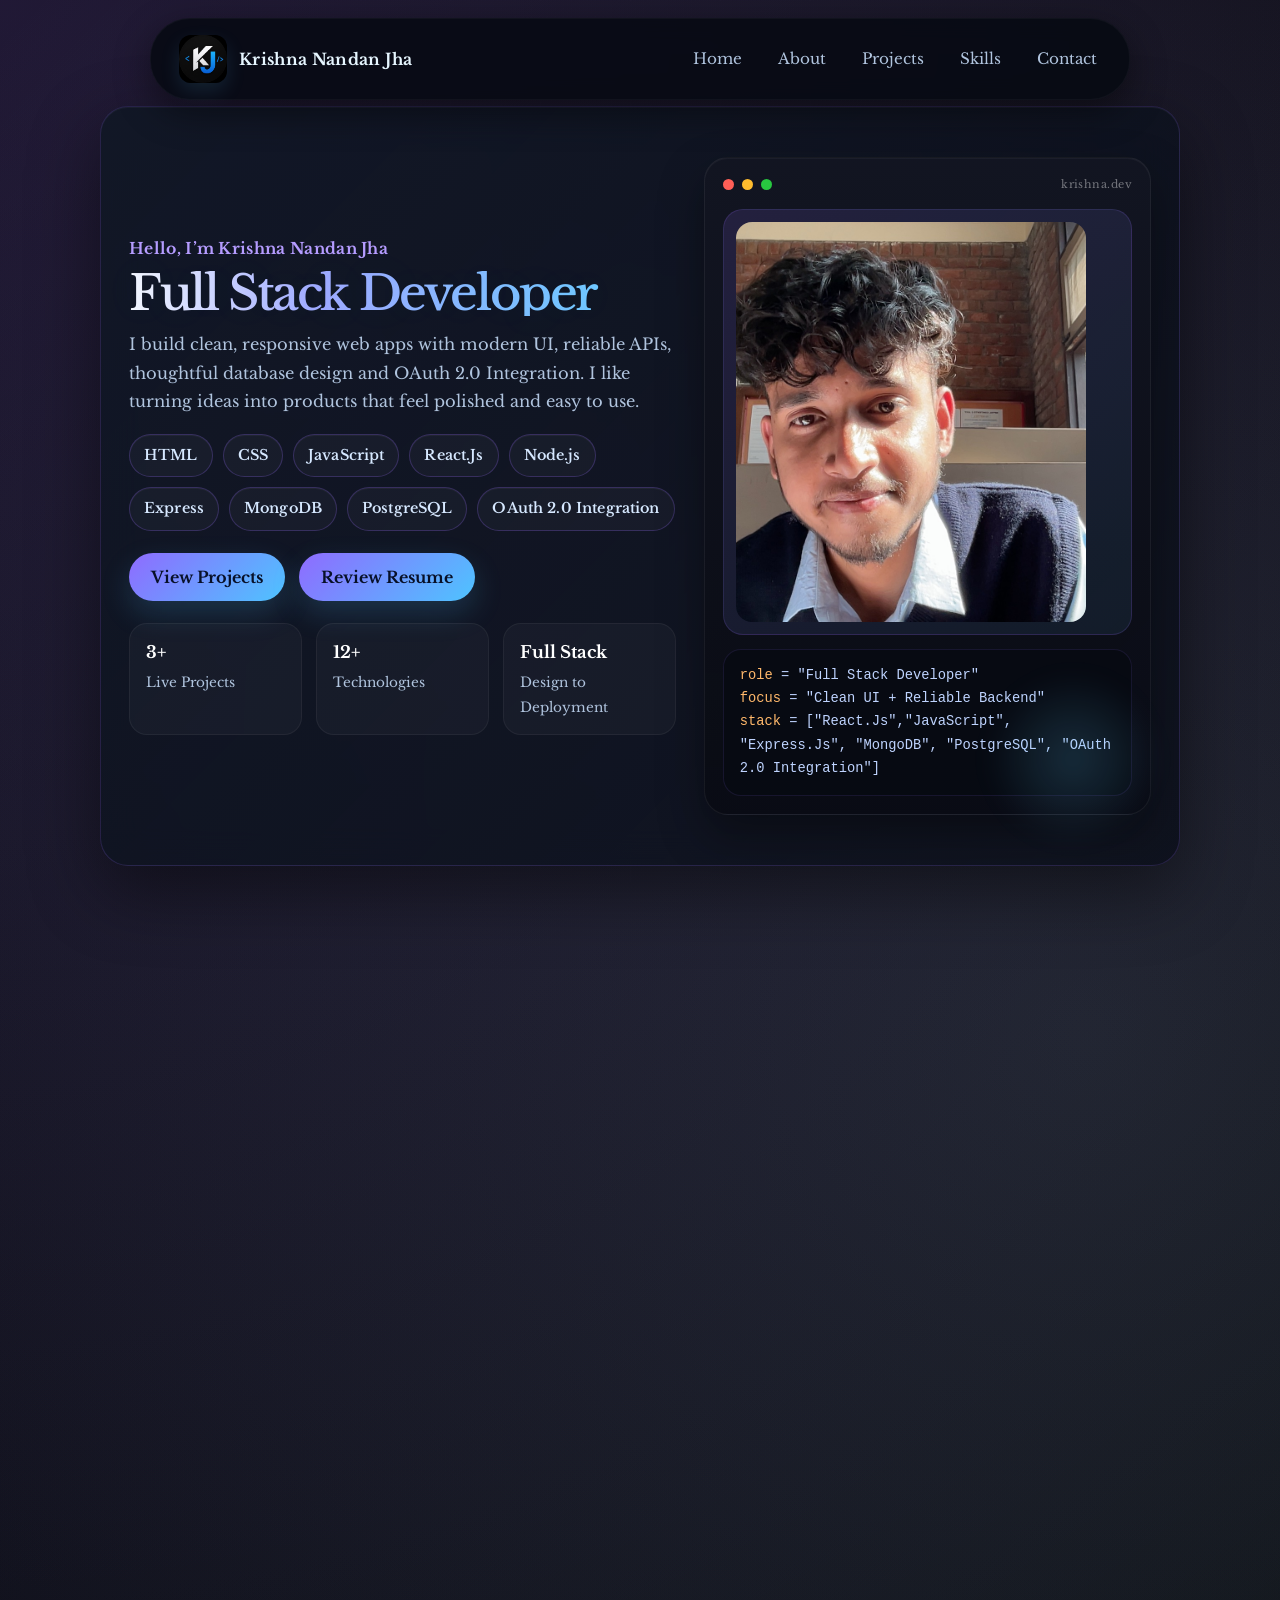
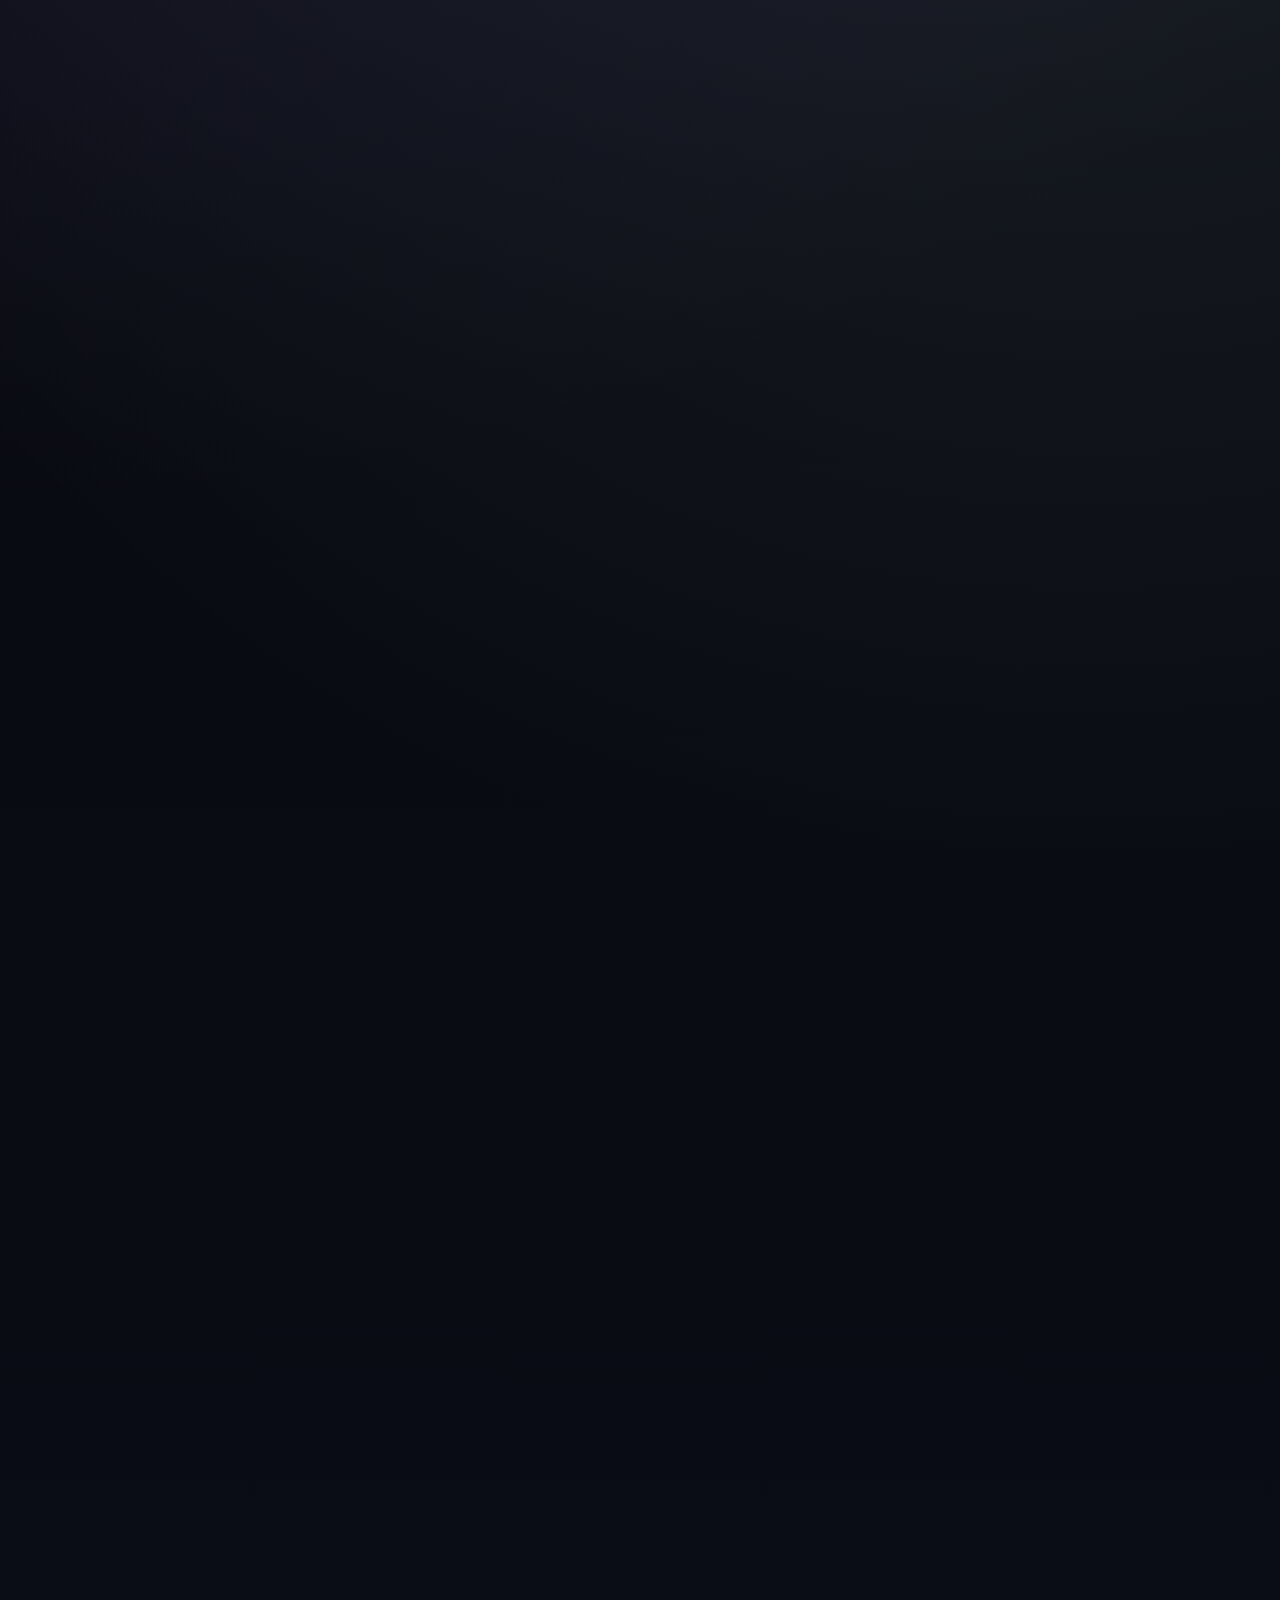
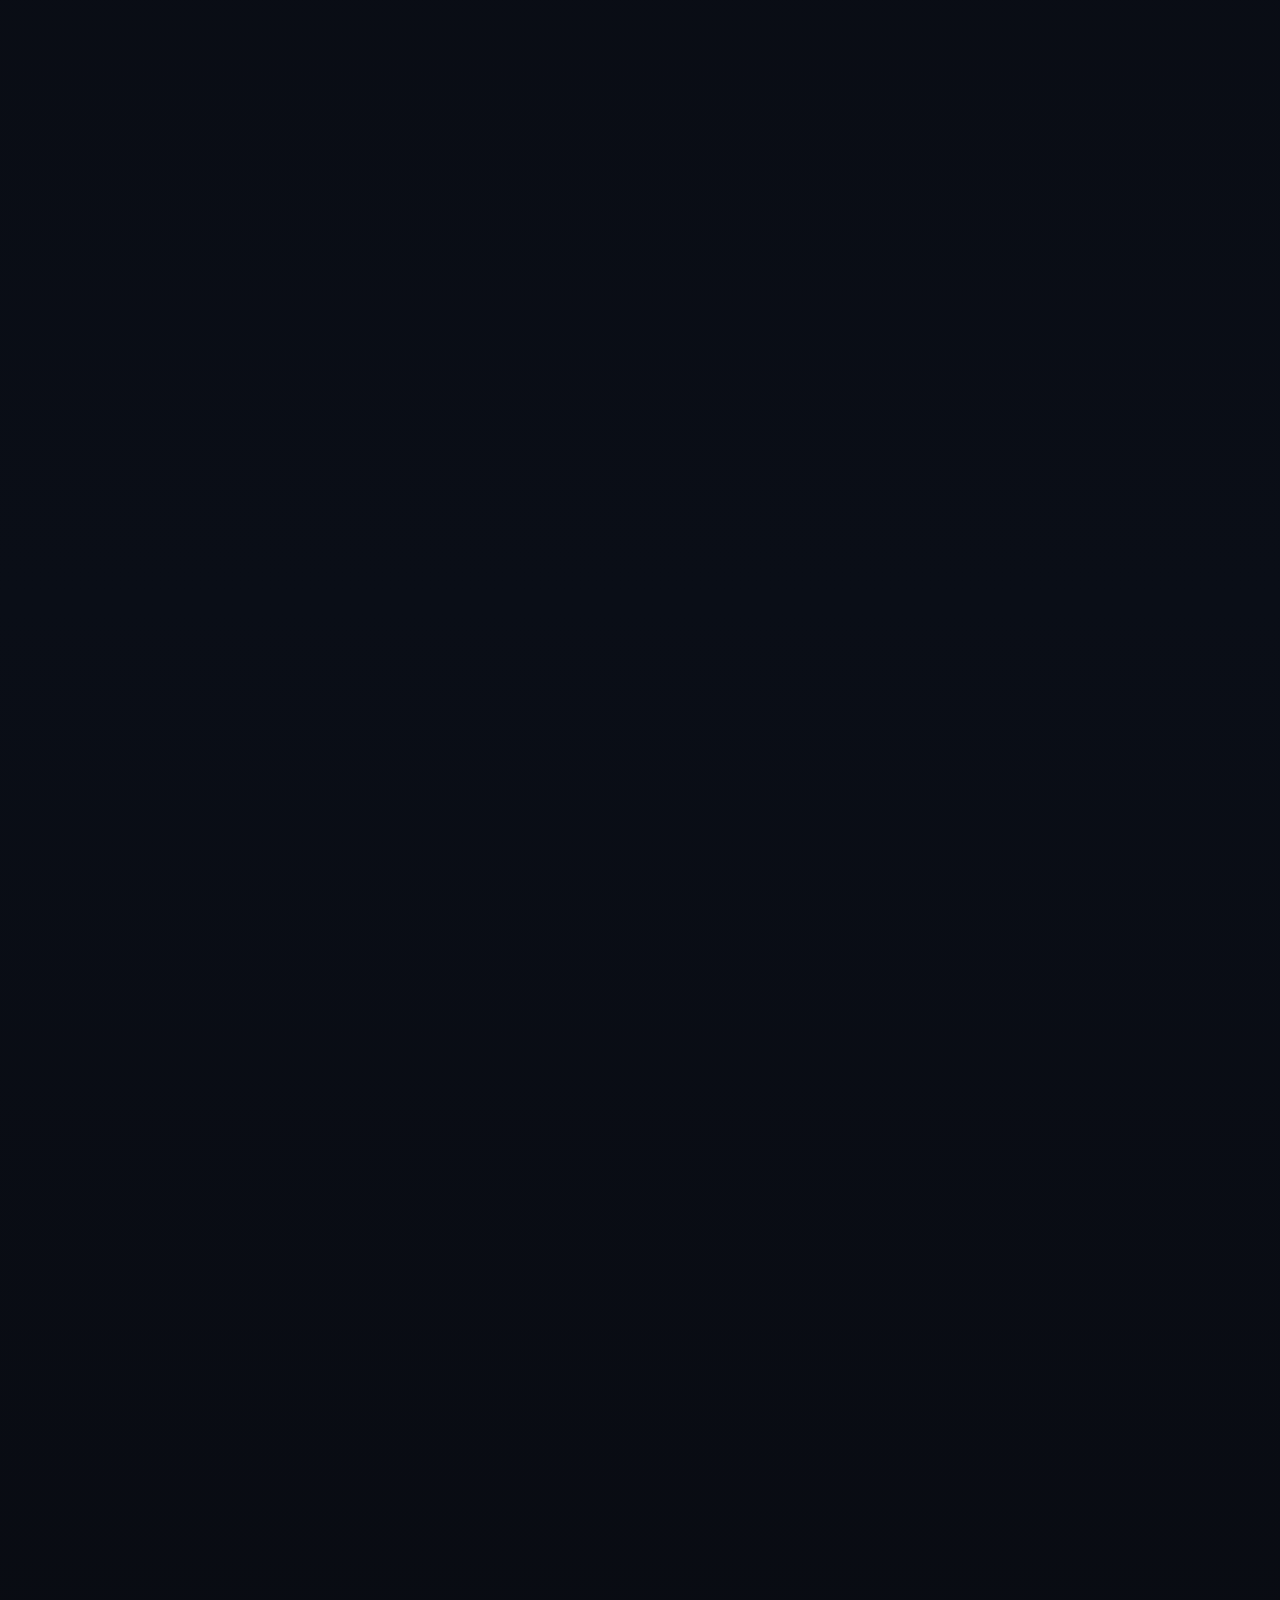
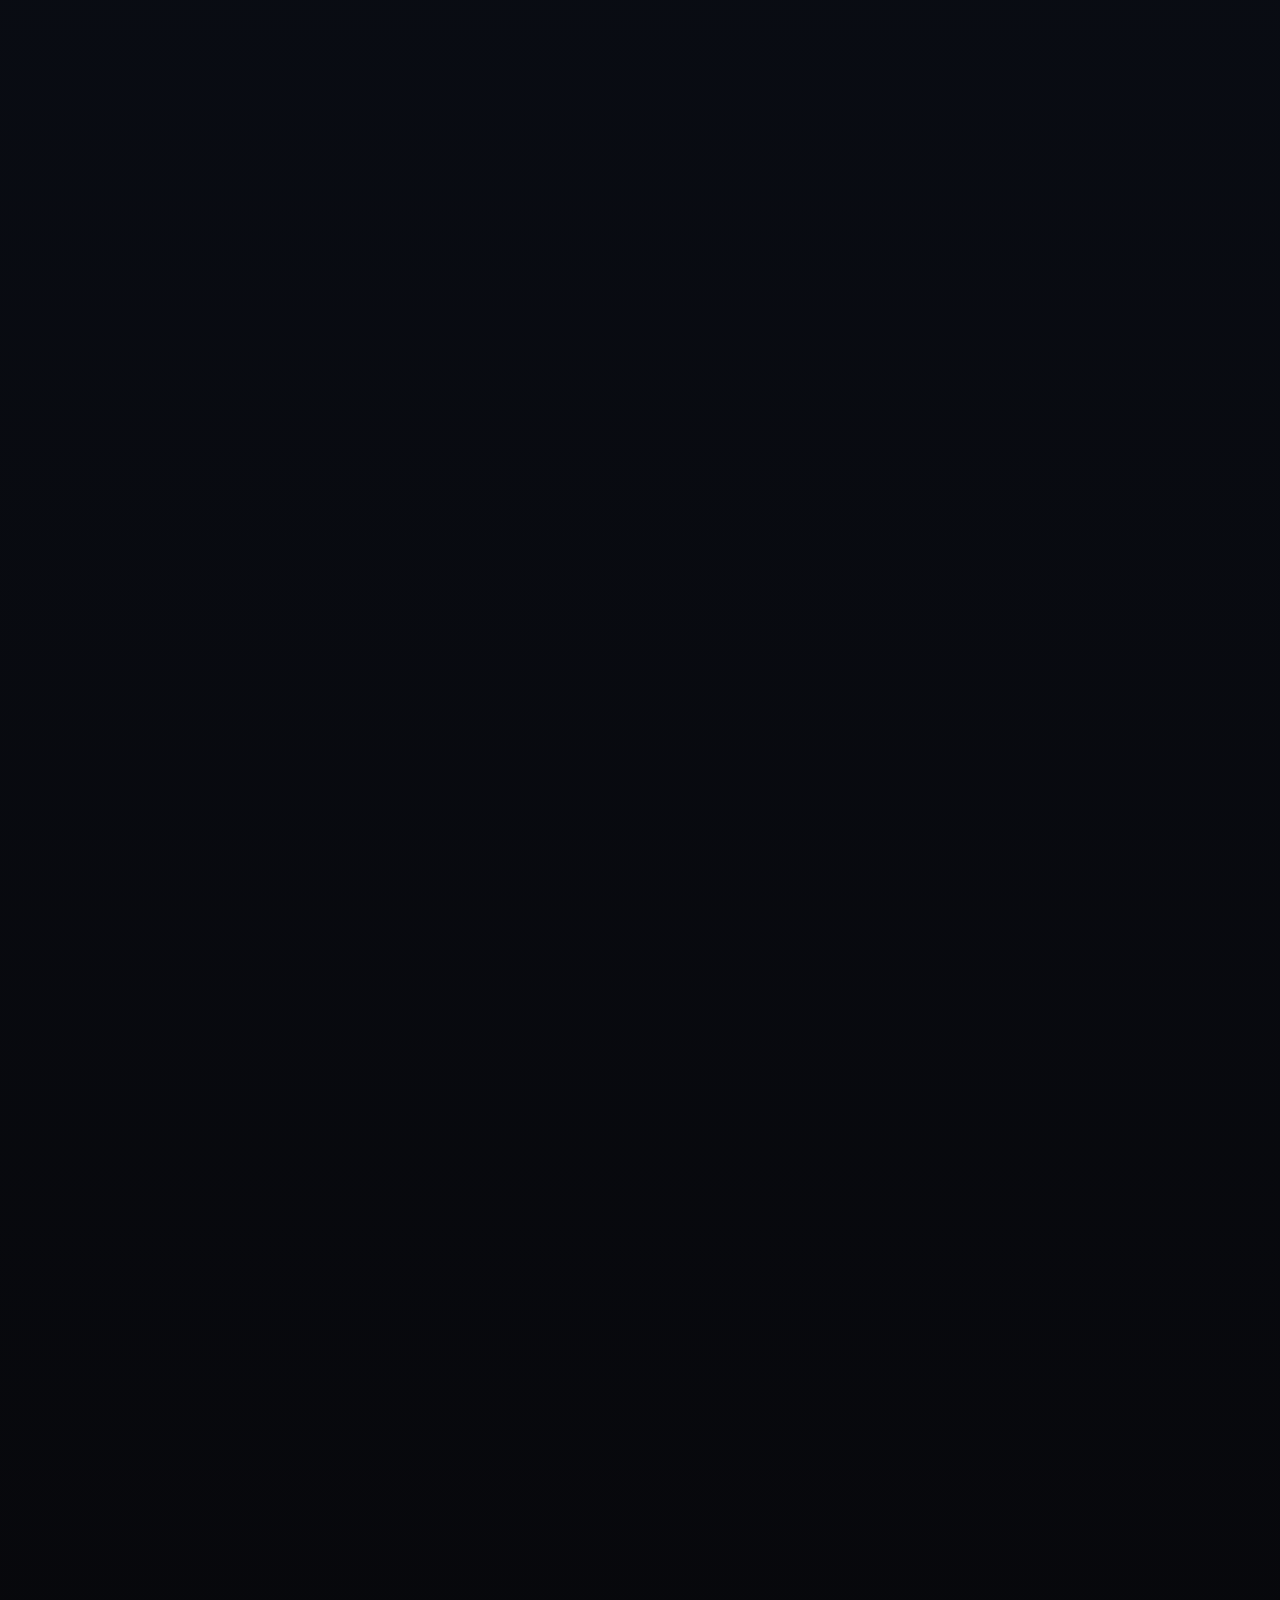
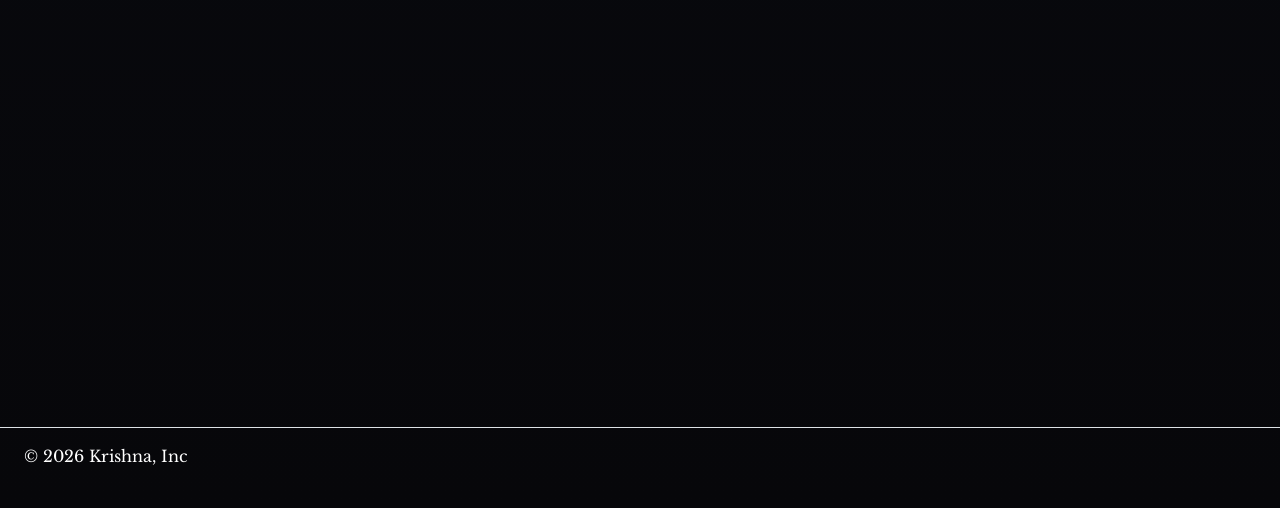
<file: index.html>
<!doctype html>
<html lang="en">

<head>
  <meta charset="UTF-8" />
  <meta name="viewport" content="width=device-width, initial-scale=1.0" />
  <meta name="description"
    content="Krishna Nandan Jha — Full Stack Developer Portfolio showcasing skills, certifications, experience, and projects." />
  <title>Krishna Nandan Jha — Full Stack Developer Portfolio</title>
  <link rel="preconnect" href="https://fonts.googleapis.com" />
  <link rel="preconnect" href="https://fonts.gstatic.com" crossorigin />
  <link href="https://fonts.googleapis.com/css2?family=BBH+Hegarty&family=Libre+Baskerville:ital@0;1&display=swap"
    rel="stylesheet" />
  <link href="https://cdn.jsdelivr.net/npm/bootstrap@5.3.8/dist/css/bootstrap.min.css" rel="stylesheet"
    integrity="sha384-sRIl4kxILFvY47J16cr9ZwB07vP4J8+LH7qKQnuqkuIAvNWLzeN8tE5YBujZqJLB" crossorigin="anonymous" />
  <link rel="stylesheet" href="style.css" />
</head>

<body class="bg-dark text-white">
  <header class="topbar">
    <a class="brand" href="#home" aria-label="Go to home section">
      <span>
        <img class="brand-mark" src="images/profile.png" alt="Profile Picture" />
      </span>
      <span class="brand-name">Krishna Nandan Jha</span>
    </a>
    <div class="nav-menu">
      <input type="checkbox" id="nav-toggle" class="nav-check" aria-hidden="true" />
      <label class="nav-toggle" for="nav-toggle" aria-label="Toggle navigation menu">
        <span></span>
        <span></span>
        <span></span>
      </label>
      <nav class="nav-links" aria-label="Primary navigation">
        <a href="#home">Home</a>
        <a href="#about">About</a>
        <a href="#projects">Projects</a>
        <a href="#skills">Skills</a>
        <a href="#contact">Contact</a>
      </nav>
    </div>
  </header>

  <main id="home" class="intro container reveal-on-scroll">
    <div class="hero-panel reveal-on-scroll">
      <div class="intro-row">
        <div class="intro-text">
          <p class="eyebrow">Hello, I’m Krishna Nandan Jha</p>
          <h1 class="developer">Full Stack Developer</h1>
          <p class="hero-summary">
            I build clean, responsive web apps with modern UI, reliable APIs,
            thoughtful database design and OAuth 2.0 Integration. I like
            turning ideas into products that feel polished and easy to use.
          </p>

          <div class="skill-cloud" aria-label="Core skills">
            <span class="skill-pill">HTML</span>
            <span class="skill-pill">CSS</span>
            <span class="skill-pill">JavaScript</span>
            <span class="skill-pill">React.Js</span>
            <span class="skill-pill">Node.js</span>
            <span class="skill-pill">Express</span>
            <span class="skill-pill">MongoDB</span>
            <span class="skill-pill">PostgreSQL</span>
            <span class="skill-pill">OAuth 2.0 Integration</span>
          </div>

          <div class="hero-actions">
            <a class="button" href="#projects">View Projects</a>
            <a class="button button-secondary" href="Krishna Nandan Jha - Resume.pdf" target="_blank">Review Resume</a>
          </div>

          <div class="hero-stats" aria-label="Portfolio highlights">
            <div class="stat-card">
              <strong>3+</strong>
              <span>Live Projects</span>
            </div>
            <div class="stat-card">
              <strong>12+</strong>
              <span>Technologies</span>
            </div>
            <div class="stat-card">
              <strong>Full Stack</strong>
              <span>Design to Deployment</span>
            </div>
          </div>
        </div>

        <div class="intro-media">
          <div class="hero-card">
            <div class="hero-window">
              <span></span>
              <span></span>
              <span></span>
              <small>krishna.dev</small>
            </div>
            <div class="hero-portrait">
              <img id="img" src="images/Photo2.jpg" alt="Profile Picture" width="200" />
            </div>
            <div class="hero-code">
              <p><span>role</span> = "Full Stack Developer"</p>
              <p><span>focus</span> = "Clean UI + Reliable Backend"</p>
              <p>
                <span>stack</span> = ["React.Js","JavaScript", "Express.Js",
                "MongoDB", "PostgreSQL", "OAuth 2.0 Integration"]
              </p>
            </div>
          </div>
        </div>
      </div>
    </div>
  </main>
  <section id="about" class="about reveal-on-scroll">
    <h2 class="about_me">About Me</h2>
    <hr />
    <div class="section-about content-card container">
      <p class="p">
        Hi, I'm <strong>Krishna Jha</strong>, a B.Tech Computer Science
        student and aspiring <strong>Full-Stack Developer</strong> passionate
        about building scalable web applications and AI-powered solutions that
        solve real-world problems. I enjoy transforming ideas into intuitive,
        production-ready products by combining modern frontend technologies,
        robust backend architecture, and efficient database design.
      </p>

      <ul class="p">
        <li>
          Developed full-stack applications with React, Node.js, Express.js,
          MongoDB, and PostgreSQL, focusing on clean architecture and RESTful
          APIs.
        </li>

        <li>
          Experienced in integrating AI services such as Google Gemini,
          implementing authentication, file uploads, geolocation, interactive
          maps, and responsive user interfaces.
        </li>

        <li>
          Strong foundation in Data Structures & Algorithms and continuously
          improving problem-solving skills through projects and coding
          challenges.
        </li>

        <li>
          Passionate about writing clean, maintainable code and continuously
          learning modern technologies to build impactful software.
        </li>
      </ul>

      <p class="p">
        Currently seeking <strong>Software Development Engineer (SDE)</strong>
        internships and opportunities where I can contribute, learn from
        experienced engineers, and grow as a full-stack developer.
      </p>

      <p class="p">
        Feel free to reach out at
        <a href="mailto:krishnajha7033@gmail.com">
          krishnajha7033@gmail.com
        </a>
        or explore my <a href="Krishna Nandan Jha - Resume.pdf" target="_blank">Resume</a>.
      </p>
    </div>
  </section>
  <div id="projects" class="experience-section reveal-on-scroll">
    <p class="Experience">Projects</p>
    <hr />
    <br />
    <div class="container px-4 py-2">
      <div class="row row-cols-1 row-cols-md-2 row-cols-lg-3 g-4">
        <div class="col">
          <div class="project-card">
            <div class="project-header">
              <img src="images/community-hero.png" alt="Pictura theme" class="project-image" />
            </div>
            <div class="project-content">
              <h4 class="project-title">Community Hero - AI Civic Action</h4>
              <div class="tech-badges">
                <span class="tech-badge">React.Js</span>
                <span class="tech-badge">Node.js</span>
                <span class="tech-badge">Express.js</span>
                <span class="tech-badge">MongoDB</span>
                <span class="tech-badge">OAuth </span>
                <span class="tech-badge">Google Gemini AI</span>
                <span class="tech-badge">Leaflet (OpenStreetMap)</span>
                <span class="tech-badge">Framer Motion</span>
              </div>
              <ul class="project-points">
                <li>
                  Built <strong>Community Hero</strong>, a full-stack
                  AI-powered civic issue reporting platform using React,
                  Node.js, Express.js, and MongoDB.
                </li>

                <li>
                  Integrated <strong>Google Gemini AI</strong> to automate
                  issue categorization, severity assessment, and department
                  recommendation, reducing manual effort.
                </li>

                <li>
                  Developed secure REST APIs with role-based admin
                  authorization for report management, status updates, and
                  issue resolution.
                </li>

                <li>
                  Implemented geolocation and interactive mapping using
                  <strong>Leaflet</strong> and
                  <strong>OpenStreetMap</strong> for real-time issue
                  visualization.
                </li>

                <!-- <li>
                    Enabled image upload, AI-powered analysis, GPS/location
                    search, and an AI assistant to improve the reporting
                    experience.
                  </li>

                  <li>
                    Designed a fully responsive, modern interface with React,
                    Tailwind CSS, and Framer Motion, and deployed the
                    application for public access.
                  </li> -->
              </ul>
              <a href="https://community-hero-india.onrender.com" class="project-link" target="_blank" rel="noopener noreferrer">View Project →</a>
               <a href="https://github.com/krishna-7033/Community-Hero-India" class="project-link" target="_blank" rel="noopener noreferrer">View Code →</a>
            </div>
          </div>
        </div>

        <div class="col">
          <div class="project-card">
            <div class="project-header">
              <img src="images/pictura.png" alt="Pictura theme" class="project-image" />
            </div>
            <div class="project-content">
              <h4 class="project-title">
                Pictura – Social Media Web Platform
              </h4>
              <div class="tech-badges">
                <span class="tech-badge">React.Js</span>
                <span class="tech-badge">Node.js</span>
                <span class="tech-badge">Express.js</span>
                <span class="tech-badge">MongoDB</span>
                <span class="tech-badge">OAuth 2.0</span>
                <span class="tech-badge">HTML</span>
                <span class="tech-badge">CSS</span>
                <span class="tech-badge">JavaScript</span>
              </div>
              <ul class="project-points">
                <li>
                  Built a full-stack social media platform allowing users to
                  create accounts, upload posts, and interact with others.
                </li>
                <li>
                  Implemented authentication, user profiles, and dynamic
                  content rendering using backend APIs.
                </li>
                <li>
                  Integrated OAuth 2.0 authentication flow to support secure
                  third-party sign-in and account access.
                </li>
                <li>
                  Integrated MongoDB for efficient data storage including user
                  data, posts, and interactions.
                </li>
                <li>
                  Designed and developed a responsive UI focused on smooth
                  user experience and modern layout.
                </li>
                <li>
                  Deployed the application on cloud infrastructure ensuring
                  accessibility and scalability.
                </li>
              </ul>
              <a href="https://pictura-social.vercel.app" class="project-link">View Project →</a>
              <a href="https://github.com/krishna-7033/Pictura-social" class="project-link">View Code →</a>
            </div>
          </div>
        </div>

        <div class="col">
          <div class="project-card">
            <div class="project-header">
              <img src="images/nischay.png" alt="Nischay theme" class="project-image" />
            </div>
            <div class="project-content">
              <h4 class="project-title">
                Nischay Partners & Associates — a CA & Freelancer Project
              </h4>
              <div class="tech-badges">
                <span class="tech-badge">Node.js</span>
                <span class="tech-badge">Express.js</span>
                <span class="tech-badge">HTML</span>
                <span class="tech-badge">CSS</span>
                <span class="tech-badge">JavaScript</span>
              </div>
              <ul class="project-points">
                <li>
                  Developed a responsive website for a CA and business
                  compliance firm, enhancing their online presence.
                </li>
                <li>
                  Implemented a content management system allowing easy
                  updates to firm information and services.
                </li>
                <li>
                  Designed and developed a user-friendly interface with modern
                  aesthetics and seamless navigation.
                </li>
                <li>
                  Designed and developed a responsive UI focused on smooth
                  user experience and modern layout.
                </li>
                <li>
                  Deployed the application on cloud infrastructure ensuring
                  accessibility and scalability.
                </li>
              </ul>
              <a href="https://nischaypartners.in" class="project-link" target="_blank" rel="noopener noreferrer">View Project →</a>
            </div>
          </div>
        </div>
        <div class="col">
          <div class="project-card">
            <div class="project-header">
              <img src="images/SIH_WEB.png" alt="SIH_Web theme" class="project-image" />
            </div>
            <div class="project-content">
              <h4 class="project-title">
                Disaster Management Website (SIH Project)
              </h4>
              <div class="tech-badges">
                <span class="tech-badge">HTML</span>
                <span class="tech-badge">CSS</span>
              </div>
              <ul class="project-points">
                <li>
                  Developed a web platform to help authorities and citizens
                  respond efficiently during disasters.
                </li>
                <li>
                  Added features like emergency contact info, resource
                  mapping, and quick-access disaster guidelines.
                </li>
                <li>
                  Designed the UI, created pages for safety tips, and built
                  the frontend structure.
                </li>
                <li>
                  Collaborated with a team during SIH to present a working
                  prototype within the deadline.
                </li>
              </ul>
              <a href="https://krishna-7033.github.io/Disaster-Ready-EDU-Smart-Disaster-Preparedness-Response-Education-System/"
                class="project-link" target="_blank" rel="noopener noreferrer">View Project →</a>
              <a href="https://github.com/krishna-7033/Disaster-Ready-EDU-Smart-Disaster-Preparedness-Response-Education-System/"
                class="project-link" target="_blank" rel="noopener noreferrer">View Code →</a>
            </div>
          </div>
        </div>
      </div>
    </div>
  </div>

  <div id="skills" class="section-skills reveal-on-scroll">
    <p class="Experience">Skills</p>
    <hr />
    <br />
    <div class="container px-4 py-2">
      <!-- Languages Section -->
      <div class="skills-category">
        <h4 class="category-title">Languages</h4>
        <div class="row row-cols-1 row-cols-md-2 row-cols-lg-3 g-3 py-2">
          <div class="col">
            <div class="skill-card">
              <div class="skill-header">
                <h5 class="skill-name">C</h5>
                <span class="skill-level">Intermediate</span>
              </div>
              <div class="progress" role="progressbar" aria-valuenow="75" aria-valuemin="0" aria-valuemax="100">
                <div class="progress-bar" style="width: 75%"></div>
              </div>
              <p class="skill-desc">
                Data structures, algorithms, competitive programming
              </p>
            </div>
          </div>
          <div class="col">
            <div class="skill-card">
              <div class="skill-header">
                <h5 class="skill-name">C++ (OOP)</h5>
                <span class="skill-level">Intermediate</span>
              </div>
              <div class="progress" role="progressbar" aria-valuenow="75" aria-valuemin="0" aria-valuemax="100">
                <div class="progress-bar" style="width: 75%"></div>
              </div>
              <p class="skill-desc">
                Object-oriented programming, design patterns
              </p>
            </div>
          </div>
        </div>
      </div>

      <!-- Frontend Section -->
      <div class="skills-category">
        <h4 class="category-title">Frontend</h4>
        <div class="row row-cols-1 row-cols-md-2 row-cols-lg-3 g-3 py-2">
          <div class="col">
            <div class="skill-card">
              <div class="skill-header">
                <h5 class="skill-name">React.Js</h5>
                <span class="skill-level">Intermediate</span>
              </div>
              <div class="progress" role="progressbar" aria-valuenow="75" aria-valuemin="0" aria-valuemax="100">
                <div class="progress-bar" style="width: 75%"></div>
              </div>
              <p class="skill-desc">
                Component-based architecture, state management, hooks
              </p>
            </div>
          </div>
          <div class="col">
            <div class="skill-card">
              <div class="skill-header">
                <h5 class="skill-name">HTML</h5>
                <span class="skill-level">Expert</span>
              </div>
              <div class="progress" role="progressbar" aria-valuenow="90" aria-valuemin="0" aria-valuemax="100">
                <div class="progress-bar" style="width: 90%"></div>
              </div>
              <p class="skill-desc">Semantic markup, accessibility, forms</p>
            </div>
          </div>
          <div class="col">
            <div class="skill-card">
              <div class="skill-header">
                <h5 class="skill-name">CSS</h5>
                <span class="skill-level">Advanced</span>
              </div>
              <div class="progress" role="progressbar" aria-valuenow="85" aria-valuemin="0" aria-valuemax="100">
                <div class="progress-bar" style="width: 85%"></div>
              </div>
              <p class="skill-desc">
                Flexbox, Grid, animations, responsive design
              </p>
            </div>
          </div>
          <div class="col">
            <div class="skill-card">
              <div class="skill-header">
                <h5 class="skill-name">JavaScript</h5>
                <span class="skill-level">Intermediate</span>
              </div>
              <div class="progress" role="progressbar" aria-valuenow="70" aria-valuemin="0" aria-valuemax="100">
                <div class="progress-bar" style="width: 70%"></div>
              </div>
              <p class="skill-desc">DOM manipulation, ES6+, async/await</p>
            </div>
          </div>
        </div>
      </div>

      <!-- Backend Section -->
      <div class="skills-category">
        <h4 class="category-title">Backend</h4>
        <div class="row row-cols-1 row-cols-md-2 row-cols-lg-3 g-3 py-2">
          <div class="col">
            <div class="skill-card">
              <div class="skill-header">
                <h5 class="skill-name">Node.js</h5>
                <span class="skill-level">Intermediate</span>
              </div>
              <div class="progress" role="progressbar" aria-valuenow="75" aria-valuemin="0" aria-valuemax="100">
                <div class="progress-bar" style="width: 75%"></div>
              </div>
              <p class="skill-desc">
                package management, environment configuration, and runtime
                debugging.
              </p>
            </div>
          </div>
          <div class="col">
            <div class="skill-card">
              <div class="skill-header">
                <h5 class="skill-name">Express.js</h5>
                <span class="skill-level">Intermediate</span>
              </div>
              <div class="progress" role="progressbar" aria-valuenow="75" aria-valuemin="0" aria-valuemax="100">
                <div class="progress-bar" style="width: 75%"></div>
              </div>
              <p class="skill-desc">
                API development, routing, middleware, and backend debugging.
              </p>
            </div>
          </div>
          <div class="col">
            <div class="skill-card">
              <div class="skill-header">
                <h5 class="skill-name">MongoDB</h5>
                <span class="skill-level">Intermediate</span>
              </div>
              <div class="progress" role="progressbar" aria-valuenow="75" aria-valuemin="0" aria-valuemax="100">
                <div class="progress-bar" style="width: 75%"></div>
              </div>
              <p class="skill-desc">
                NoSQL collections, basic queries, and database integration.
              </p>
            </div>
          </div>
          <div class="col">
            <div class="skill-card">
              <div class="skill-header">
                <h5 class="skill-name">EJS</h5>
                <span class="skill-level">Beginner</span>
              </div>
              <div class="progress" role="progressbar" aria-valuenow="60" aria-valuemin="0" aria-valuemax="100">
                <div class="progress-bar" style="width: 60%"></div>
              </div>
              <p class="skill-desc">
                EJS templates, dynamic server-side rendering
              </p>
            </div>
          </div>
          <div class="col">
            <div class="skill-card">
              <div class="skill-header">
                <h5 class="skill-name">REST API (CRUD, Authentication)</h5>
                <span class="skill-level">Beginner</span>
              </div>
              <div class="progress" role="progressbar" aria-valuenow="60" aria-valuemin="0" aria-valuemax="100">
                <div class="progress-bar" style="width: 60%"></div>
              </div>
              <p class="skill-desc">
                HTTP methods, routing, request/response handling, JSON data,
                database integration, and error handling
              </p>
            </div>
          </div>
          <div class="col">
            <div class="skill-card">
              <div class="skill-header">
                <h5 class="skill-name">OAuth 2.0</h5>
                <span class="skill-level">Intermediate</span>
              </div>
              <div class="progress" role="progressbar" aria-valuenow="75" aria-valuemin="0" aria-valuemax="100">
                <div class="progress-bar" style="width: 75%"></div>
              </div>
              <p class="skill-desc">
                Secure sign-in flows, third-party authentication, and token
                based access control.
              </p>
            </div>
          </div>
          <div class="col">
            <div class="skill-card">
              <div class="skill-header">
                <h5 class="skill-name">PostgreSQL</h5>
                <span class="skill-level">Intermediate</span>
              </div>
              <div class="progress" role="progressbar" aria-valuenow="75" aria-valuemin="0" aria-valuemax="100">
                <div class="progress-bar" style="width: 75%"></div>
              </div>
              <p class="skill-desc">
                Relational database design, schema modeling, migrations, and
                integration with backend services.
              </p>
            </div>
          </div>
          <div class="col">
            <div class="skill-card">
              <div class="skill-header">
                <h5 class="skill-name">SQL</h5>
                <span class="skill-level">Intermediate</span>
              </div>
              <div class="progress" role="progressbar" aria-valuenow="75" aria-valuemin="0" aria-valuemax="100">
                <div class="progress-bar" style="width: 75%"></div>
              </div>
              <p class="skill-desc">
                Writing queries, joins, transactions, indexing, and data
                normalization.
              </p>
            </div>
          </div>
        </div>
      </div>
    </div>
  </div>

  <div class="section-Education reveal-on-scroll">
    <p class="Experience">Certifications</p>
    <hr />
    <br />
    <div class="container px-4 py-2">
      <div class="row row-cols-1 row-cols-md-2 g-4">
        <div class="col">
          <div class="cert-card">
            <div class="cert-icon">🎓</div>

            <h5 class="cert-title">
              The Complete Full-Stack Web Development Bootcamp
            </h5>

            <p class="cert-subtitle">Certificate of Completion • Udemy</p>

            <p class="cert-desc">
              Successfully completed a comprehensive full-stack web
              development bootcamp covering HTML, CSS, JavaScript, React.js,
              Node.js, Express.js, MongoDB, REST APIs, authentication,
              Git/GitHub, and deployment through hands-on projects.
            </p>

            <a href="https://www.udemy.com/certificate/UC-664fd187-7940-4fb8-8b03-a6f899e69171/ " target="_blank"
              rel="noopener noreferrer" class="cert-link">
              View Certificate →
            </a>
          </div>
        </div>
        <div class="col">
          <div class="cert-card">
            <div class="cert-icon">🚀</div>
            <h5 class="cert-title">Vibe2Ship – India's Biggest Vibe Coding Hackathon</h5>
            <p class="cert-subtitle">
              Certificate of Participation
            </p>
            <p class="cert-desc">
              Participated in a solo hackathon organized by Coding Ninjas in collaboration with Google for Developers,
              showcasing problem-solving, rapid prototyping, and AI-assisted development skills.
            </p>
            <a href="images/Vibe2ship.pdf" target="_blank" rel="noopener noreferrer"
              class="cert-link">
              View Certificate →
            </a>
          </div>
        </div>
        <div class="col">
          <div class="cert-card">
            <div class="cert-icon">📜</div>
            <h5 class="cert-title">Build with AI Agent Builder Camp</h5>
            <p class="cert-subtitle">
              Certificate of participation • GeeksforGeeks x Google for
              Developers
            </p>
            <p class="cert-desc">
              Certificate of participation awarded for successfully completing
              the Build with AI Agent Builder Camp organized by GeeksforGeeks
              in collaboration with Google for Developers.
            </p>
            <a href="https://media.geeksforgeeks.org/auth-certificates/1778437800/dcc4e357106d766cf3f929b4db4f3ac9.png"
              target="_blank" rel="noopener noreferrer" class="cert-link">View Certificate →</a>
          </div>
        </div>
        <div class="col">
          <div class="cert-card">
            <div class="cert-icon">🏆</div>
            <h5 class="cert-title">Smart India Hackathon 2025</h5>
            <p class="cert-subtitle">
              Certificate of Appreciation/Participation
            </p>
            <p class="cert-desc">
              Recognition for innovative solutions and collaborative
              problem-solving in a national hackathon.
            </p>
            <a href="images/SIH.png" target="_blank" rel="noopener noreferrer" class="cert-link">
              View Certificate →
            </a>
          </div>
        </div>
        <div class="col">
          <div class="cert-card">
            <div class="cert-icon">📜</div>
            <h5 class="cert-title">C++ (OOP)</h5>
            <p class="cert-subtitle">Certificate of Completion • Udemy</p>
            <p class="cert-desc">
              Comprehensive course covering object-oriented programming
              concepts, design patterns, and advanced C++ features.
            </p>
            <a href="https://www.udemy.com/certificate/UC-c1635910-d628-4738-b3bf-edd115af367b/" target="_blank"
              rel="noopener noreferrer" class="cert-link">View Certificate →</a>
          </div>
        </div>
        <div class="col">
          <div class="cert-card">
            <div class="cert-icon">📜</div>
            <h5 class="cert-title">MongoDB-overview</h5>
            <p class="cert-subtitle">Certificate of Completion - MongoDB</p>
            <p class="cert-desc">
              MongoDB's approach to schema design and data access, and the
              identification of MongoDB's built-in features for scalability,
              high availability, and operational simplicity, making it a
              powerful choice for modern applications.
            </p>
            <a href="images/mongoDB_overview.pdf" target="_blank" rel="noopener noreferrer" class="cert-link">View
              Certificate →</a>
          </div>
        </div>
      </div>
    </div>
  </div>
  <br />
  <div class="section-Education reveal-on-scroll">
    <p class="Experience">Education</p>
    <hr />
    <br />
    <div class="container px-4 py-2">
      <div class="row row-cols-1 g-4">
        <div class="col">
          <div class="education-card">
            <div class="edu-logo">
              <img src="images/juit1.png" alt="JUIT Logo" />
            </div>
            <div class="edu-content">
              <h4 class="edu-title">
                Jaypee University of Information Technology
              </h4>
              <p class="edu-degree">B.Tech, Computer Science Engineering</p>
              <p class="edu-duration">2025 – 2029</p>
              <p class="edu-desc">
                Pursuing a comprehensive degree in Computer Science with focus
                on full-stack development, algorithms, and software
                engineering principles.
              </p>
              <a href="https://www.juit.ac.in/" class="edu-link">Visit University</a>
            </div>
          </div>
        </div>
      </div>
    </div>
  </div>
  <section id="contact" class="contact-section reveal-on-scroll">
    <h2 class="about_me">Contact</h2>
    <hr />
    <br />
    <div class="contact-grid container reveal-on-scroll">
      <div class="contact-left">
        <p class="contact-subtitle">Get in touch before I write another line of code!</p>
        <p class="p">Have a project or want to collaborate? Send a message — I'll get back as soon as I can.</p>
        <ul class="contact-links">
          <li class="contact-link-item">
            <a href="mailto:krishnajha7033@gmail.com" class="contact-link" target="_blank" rel="noopener noreferrer">
              <span class="contact-link-icon" aria-hidden="true">
                <svg viewBox="0 0 24 24">
                  <path d="M4 6h16a1 1 0 0 1 1 1v10a1 1 0 0 1-1 1H4a1 1 0 0 1-1-1V7a1 1 0 0 1 1-1Z"></path>
                  <path d="m5 8 7 6 7-6"></path>
                </svg>
              </span>
              <span class="contact-link-label">Gmail</span>
            </a>
          </li>
          <li class="contact-link-item">
            <a href="https://leetcode.com/u/krishnaNandanJha/" class="contact-link">
              <span class="contact-link-icon" aria-hidden="true">
                <svg viewBox="0 0 24 24">
                  <path d="M8 5h8"></path>
                  <path d="M7 9h10"></path>
                  <path d="M9 13h6"></path>
                  <path d="M10 17h4"></path>
                  <path d="M12 3 4 7v10l8 4 8-4V7Z"></path>
                </svg>
              </span>
              <span class="contact-link-label">LeetCode</span>
            </a>
          </li>
          <li class="contact-link-item">
            <a href="https://www.linkedin.com/in/krishna-nandan-jha/" class="contact-link">
              <span class="contact-link-icon" aria-hidden="true">
                <svg viewBox="0 0 24 24">
                  <path d="M6 8a1.5 1.5 0 1 0 0-3 1.5 1.5 0 0 0 0 3Z"></path>
                  <path d="M5 10h2v8H5z"></path>
                  <path d="M10 10h2v1.2h.1c.3-.6 1.1-1.3 2.3-1.3 2.5 0 3.9 1.6 3.9 3.9V18h-2v-7.1c0-1.7-.1-3.9-2.4-3.9-2.4 0-2.8 1.9-2.8 3.8V18h-2z"></path>
                </svg>
              </span>
              <span class="contact-link-label">LinkedIn</span>
            </a>
          </li>
          <li class="contact-link-item">
            <a href="https://github.com/krishna-7033" class="contact-link">
              <span class="contact-link-icon" aria-hidden="true">
                <svg viewBox="0 0 24 24">
                  <path d="M9 19c-4.3 1.3-4.3-2.2-6-2.7"></path>
                  <path d="M15 21v-3.2c0-1.1.3-1.8-1.1-2.4 3.7-.4 7.6-1.8 7.6-8.1A6.2 6.2 0 0 0 18 3.8a5.8 5.8 0 0 0-.1-1.2c-.2-.7-1.1-1.1-1.7-.8A8.1 8.1 0 0 0 14 4.4c-.5-.3-1.2-.5-2-.5s-1.4.2-2 .5C9.8 3.9 8.8 3.3 8.2 3.8a5.8 5.8 0 0 0-.1 1.2 6.2 6.2 0 0 0-3.5 3.8c0 6.3 3.9 7.7 7.6 8.1-.8.6-1 1.4-1 2.4V21"></path>
                </svg>
              </span>
              <span class="contact-link-label">GitHub</span>
            </a>
          </li>
        </ul>
      </div>

      <div class="contact-right section-contact content-card">
        <form id="contact-form" class="contact-form" novalidate>
        <div class="row g-3">
          <div class="col-md-6">
            <label for="cf-name" class="form-label">Name <span class="required">*</span></label>
            <input type="text" id="cf-name" name="name" class="form-control" required />
          </div>

          <div class="col-md-6">
            <label for="cf-email" class="form-label">Email <span class="required">*</span></label>
            <input type="email" id="cf-email" name="email" class="form-control" required />
            <small class="form-text text-muted">Temporary emails are also accepted, unless you wish to hear back 🙂</small>
          </div>

          <div class="col-12">
            <label for="cf-subject" class="form-label">Subject</label>
            <input type="text" id="cf-subject" name="subject" class="form-control" />
          </div>

          <div class="col-12">
            <label for="cf-message" class="form-label">Message</label>
            <textarea id="cf-message" name="message" class="form-control" rows="5" required></textarea>
          </div>

          <div class="col-12">
            <button type="submit" class="button w-100" id="cf-submit">Submit</button>
            <span id="cf-status" class="mx-2"></span>
          </div>
        </div>
        </div>
        </form>
      </div>
    </div>
  </section>

  <div id="footer" class="footer">
    <footer class="d-flex flex-wrap justify-content-between align-items-center py-3 my-4 border-top">
      <p class="col-md-4 mb-0 px-4">© 2026 Krishna, Inc</p>
      <!-- <ul class="nav col-md-4 px-4 justify-content-end">
        <li class="nav-item">
          <a href="mailto:krishnajha7033@gmail.com" class="nav-link px-2">Gmail</a target="_blank">
        </li>
        <li class="nav-item">
          <a href="https://leetcode.com/u/krishnaNandanJha/" class="nav-link px-2">Leetcode</a>
        </li>
        <li class="nav-item">
          <a href="https://www.linkedin.com/in/krishna-nandan-jha/" class="nav-link px-2">LinkedIn</a>
        </li>
        <li class="nav-item">
          <a href="https://github.com/krishna-7033" class="nav-link px-2">GitHub</a>
        </li>
      </ul> -->
    </footer>
  </div>
  <script src="https://cdn.jsdelivr.net/npm/bootstrap@5.3.8/dist/js/bootstrap.bundle.min.js"
    integrity="sha384-FKyoEForCGlyvwx9Hj09JcYn3nv7wiPVlz7YYwJrWVcXK/BmnVDxM+D2scQbITxI"
    crossorigin="anonymous"></script>
  <script>
    const revealElements = document.querySelectorAll('.reveal-on-scroll');

    const revealObserver = new IntersectionObserver(
      (entries) => {
        entries.forEach((entry) => {
          if (entry.isIntersecting) {
            entry.target.classList.add('is-visible');
          } else {
            entry.target.classList.remove('is-visible');
          }
        });
      },
      { threshold: 0.15, rootMargin: '0px 0px -10% 0px' }
    );

    revealElements.forEach((element) => revealObserver.observe(element));

    const contactForm = document.getElementById('contact-form');
    if (contactForm) {
      const submitBtn = document.getElementById('cf-submit');
      contactForm.addEventListener('submit', function (e) {
        e.preventDefault();
        const name = document.getElementById('cf-name').value.trim();
        const email = document.getElementById('cf-email').value.trim();
        const subject = document.getElementById('cf-subject').value.trim() || 'Message from Portfolio';
        const message = document.getElementById('cf-message').value.trim();
        const status = document.getElementById('cf-status');

        if (!name || !email || !subject) {
          status.textContent = 'Please complete required fields.';
          status.style.color = '#ff6b6b';
          return;
        }

        // Prepare UI feedback
        status.textContent = 'Preparing your message...';
        status.style.color = 'var(--muted)';
        if (submitBtn) {
          submitBtn.disabled = true;
          submitBtn.textContent = 'Opening...';
        }

        const bodyFull = `Name: ${name}\nEmail: ${email}\n\n${message}`;
        const mailto = `mailto:krishnajha7033@gmail.com?subject=${encodeURIComponent(subject)}&body=${encodeURIComponent(bodyFull)}`;

        // Open mail client (may not navigate away depending on client)
        window.location.href = mailto;

        // Show success-like message after attempted open
        setTimeout(() => {
          status.textContent = 'Email draft opened in your mail client — please press Send to complete.';
          status.style.color = '#8af58a';
          if (submitBtn) {
            submitBtn.disabled = false;
            submitBtn.textContent = 'Submit';
          }
        }, 800);
      });
    }
  </script>
</body>

</html>
</file>
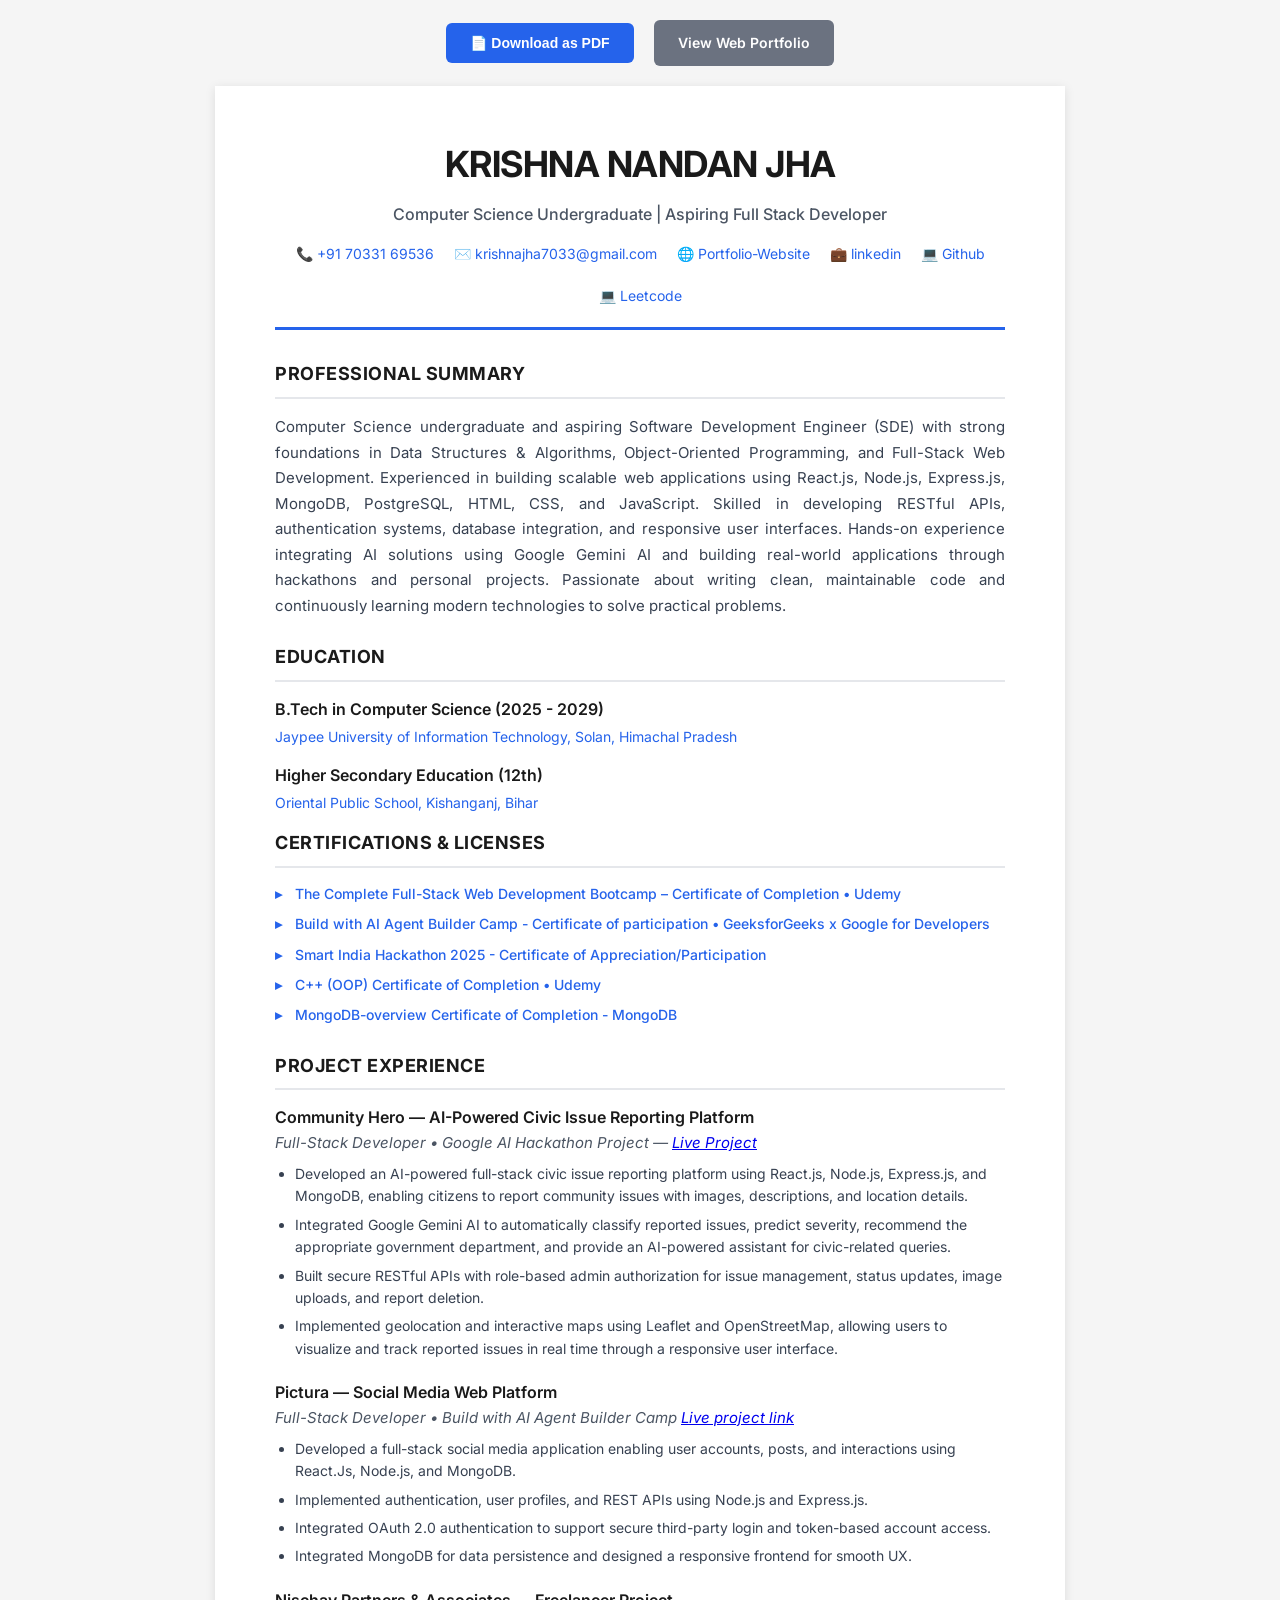
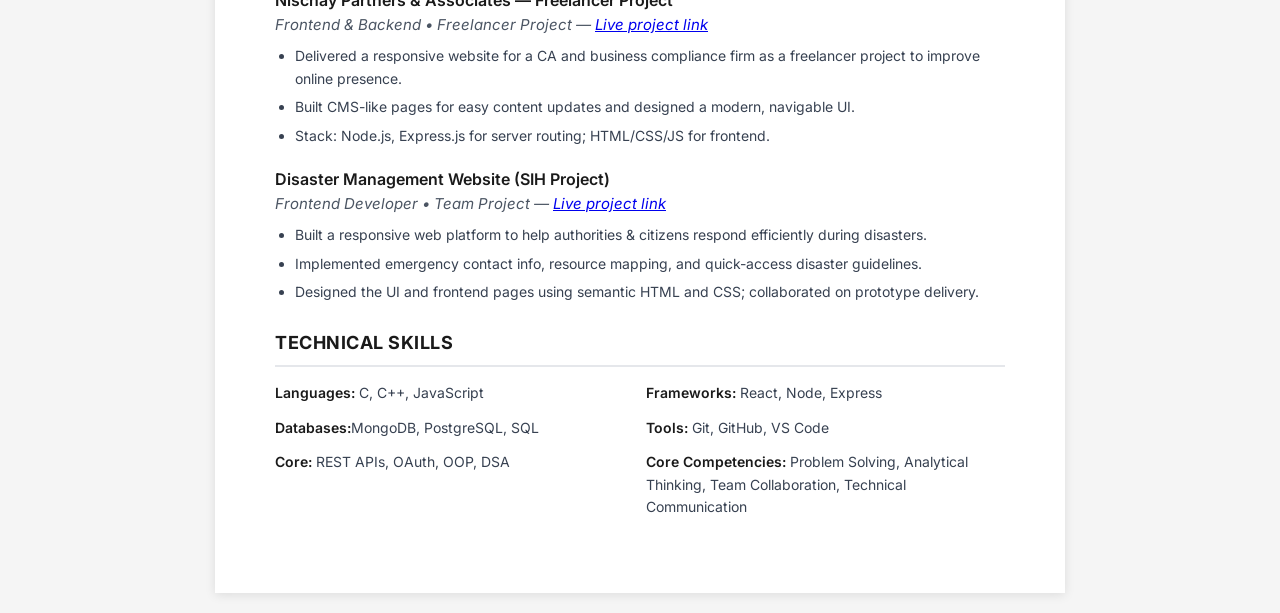
<file: Resume.html>
<!doctype html>
<html lang="en">
  <head>
    <meta charset="UTF-8" />
    <meta name="viewport" content="width=device-width, initial-scale=1.0" />
    <title>Krishna Nandan Jha - Resume</title>
    <link
      href="https://fonts.googleapis.com/css2?family=Inter:wght@400;500;600;700&display=swap"
      rel="stylesheet"
    />
    <style>
      * {
        margin: 0;
        padding: 0;
        box-sizing: border-box;
      }

      body {
        font-family:
          "Inter",
          -apple-system,
          BlinkMacSystemFont,
          "Segoe UI",
          sans-serif;
        line-height: 1.6;
        color: #1a1a1a;
        background: #f5f5f5;
        padding: 20px;
      }

      .resume {
        max-width: 850px;
        margin: 0 auto;
        background: white;
        padding: 50px 60px;
        box-shadow: 0 2px 10px rgba(0, 0, 0, 0.1);
      }

      /* Header Section */
      .header {
        text-align: center;
        border-bottom: 3px solid #2563eb;
        padding-bottom: 20px;
        margin-bottom: 30px;
      }

      .header h1 {
        font-size: 36px;
        font-weight: 700;
        color: #1a1a1a;
        margin-bottom: 8px;
        letter-spacing: -0.5px;
      }

      .header .title {
        font-size: 16px;
        color: #4b5563;
        font-weight: 500;
        margin-bottom: 15px;
      }

      .contact-info {
        display: flex;
        justify-content: center;
        gap: 20px;
        flex-wrap: wrap;
        font-size: 14px;
        color: #374151;
      }

      .contact-info a {
        color: #2563eb;
        text-decoration: none;
      }

      .contact-info a:hover {
        text-decoration: underline;
      }

      /* Section Styling */
      .section {
        margin-bottom: 25px;
      }

      .section-title {
        font-size: 18px;
        font-weight: 700;
        color: #1a1a1a;
        text-transform: uppercase;
        letter-spacing: 0.5px;
        border-bottom: 2px solid #e5e7eb;
        padding-bottom: 8px;
        margin-bottom: 15px;
      }

      /* Summary */
      .summary {
        font-size: 15px;
        color: #374151;
        line-height: 1.7;
        text-align: justify;
      }

      /* Experience */
      .experience-item {
        margin-bottom: 20px;
      }

      .experience-header {
        display: flex;
        justify-content: space-between;
        align-items: baseline;
        margin-bottom: 5px;
      }

      .job-title {
        font-size: 16px;
        font-weight: 600;
        color: #1a1a1a;
      }

      .company {
        font-size: 15px;
        color: #4b5563;
        font-style: italic;
        margin-bottom: 8px;
      }

      .experience-item ul {
        margin-left: 20px;
        color: #374151;
      }

      .experience-item li {
        margin-bottom: 6px;
        font-size: 14px;
        line-height: 1.6;
      }

      /* Education */
      .education-item {
        margin-bottom: 15px;
      }

      .degree {
        font-size: 16px;
        font-weight: 600;
        color: #1a1a1a;
        margin-bottom: 3px;
      }

      .school {
        font-size: 14px;
        color: #4b5563;
      }

      .school a {
        color: #2563eb;
        text-decoration: none;
      }

      /* Skills */
      .skills-grid {
        display: grid;
        grid-template-columns: repeat(auto-fit, minmax(250px, 1fr));
        gap: 12px;
      }

      .skill-category {
        font-size: 14px;
        color: #374151;
      }

      .skill-category strong {
        color: #1a1a1a;
        font-weight: 600;
      }

      /* Certifications */
      .cert-list {
        list-style: none;
        margin-left: 0;
      }

      .cert-list li {
        margin-bottom: 8px;
        font-size: 14px;
        color: #374151;
        padding-left: 20px;
        position: relative;
      }

      .cert-list li:before {
        content: "▸";
        position: absolute;
        left: 0;
        color: #2563eb;
        font-weight: bold;
      }

      .cert-list a {
        color: #2563eb;
        text-decoration: none;
        font-weight: 500;
      }

      .cert-list a:hover {
        text-decoration: underline;
      }

      /* Ensure certifications stay full-width and in document flow for ATS */
      .section.certifications {
        clear: both;
      }

      /* Print Styles */
      @page {
        size: A4 portrait;
        margin: 8mm;
      }
      @media print {
        html,
        body {
          background: white;
          padding: 0;
          width: 210mm;
          height: 297mm;
          -webkit-print-color-adjust: exact;
          print-color-adjust: exact;
        }

        .resume {
          box-shadow: none;
          padding: 10mm;
          max-width: 100%;
          margin: 0;
          width: 100%;
          box-sizing: border-box;
          font-size: 12px;
          line-height: 1.2;
        }

        .header {
          border-bottom-width: 2px;
          padding-bottom: 10px;
          margin-bottom: 12px;
        }
        .header h1 {
          font-size: 22px;
        }
        .header .title,
        .contact-info {
          font-size: 12px;
        }
        .contact-info {
          gap: 10px;
          justify-content: center;
        }

        .section {
          margin-bottom: 8px;
        }
        .section-title {
          font-size: 13px;
          padding-bottom: 6px;
          margin-bottom: 8px;
        }

        .summary {
          font-size: 12px;
          line-height: 1.25;
        }

        .experience-item {
          margin-bottom: 8px;
        }
        .experience-item li {
          margin-bottom: 6px;
          font-size: 12px;
        }

        .skills-grid {
          gap: 10px;
        }
        .skill-category,
        .cert-list li {
          font-size: 11px;
        }
        .cert-list li {
          margin-bottom: 6px;
          padding-left: 18px;
        }

        img {
          max-width: 100%;
          max-height: 70px;
          object-fit: cover;
        }
        /* Make links blue in print (no underline) so they're highlighted */
        a {
          color: #2563eb !important;
          text-decoration: none !important;
        }

        .no-print {
          display: none;
        }

        /* Avoid page breaks inside compact sections */
        .experience-item,
        .education-item,
        .skills-grid,
        .cert-list {
          page-break-inside: avoid;
        }

        /* Project/GitHub links are visible in print (no hiding) */
      }

      /* Action Buttons */
      .actions {
        text-align: center;
        margin-bottom: 20px;
      }

      .btn {
        display: inline-block;
        padding: 12px 24px;
        background: #2563eb;
        color: white;
        text-decoration: none;
        border-radius: 6px;
        font-weight: 600;
        margin: 0 8px;
        transition: background 0.2s;
        border: none;
        cursor: pointer;
        font-size: 14px;
      }

      .btn:hover {
        background: #1d4ed8;
      }

      .btn-secondary {
        background: #6b7280;
      }

      .btn-secondary:hover {
        background: #4b5563;
      }

      @media (max-width: 768px) {
        .resume {
          padding: 30px 25px;
        }

        .header h1 {
          font-size: 28px;
        }

        .contact-info {
          flex-direction: column;
          gap: 8px;
        }

        .skills-grid {
          grid-template-columns: 1fr;
        }
      }
    </style>
  </head>

  <body>
    <div class="actions no-print">
      <button class="btn" onclick="window.print()">📄 Download as PDF</button>
      <a href="index.html" class="btn btn-secondary">View Web Portfolio</a>
    </div>

    <div class="resume">
      <!-- Header -->
      <div class="header">
        <h1>KRISHNA NANDAN JHA</h1>
        <div class="title">
          Computer Science Undergraduate | Aspiring Full Stack Developer
        </div>
        <div class="contact-info">
          <span>📞<a href="callto:+917033169536"> +91 70331 69536</a></span>
          <span
            >✉️
            <a href="mailto:krishnajha7033@gmail.com"
              >krishnajha7033@gmail.com</a target="_blank"
            ></span >
            <span
              >🌐
              <a href="https://krishna-7033.github.io/Portfolio/" target="_blank"
                >Portfolio-Website</a
              ></span
            >
            <span
              >💼
              <a href="https://www.linkedin.com/in/krishna-nandan-jha-17bb63286/" target="_blank"
                >linkedin</a
              ></span
            >
            <span
              >💻
              <a href="https://github.com/krishna-7033" target="_blank"
                >Github</a
              ></span
            >
            <span
              >💻
              <a href="https://leetcode.com/u/krishnaNandanJha/" target="_blank"
                >Leetcode</a
              ></span
            >
        </div>
      </div>

      <!-- Summary -->
      <div class="section">
        <div class="section-title">Professional Summary</div>

        <p class="summary">
          Computer Science undergraduate and aspiring Software Development
          Engineer (SDE) with strong foundations in Data Structures &
          Algorithms, Object-Oriented Programming, and Full-Stack Web
          Development. Experienced in building scalable web applications using
          React.js, Node.js, Express.js, MongoDB, PostgreSQL, HTML, CSS, and
          JavaScript. Skilled in developing RESTful APIs, authentication
          systems, database integration, and responsive user interfaces.
          Hands-on experience integrating AI solutions using Google Gemini AI
          and building real-world applications through hackathons and personal
          projects. Passionate about writing clean, maintainable code and
          continuously learning modern technologies to solve practical problems.
        </p>
      </div>

      <!-- Education -->
      <div class="section">
        <div class="section-title">Education</div>

        <div class="education-item">
          <div class="degree">B.Tech in Computer Science (2025 - 2029)</div>
          <div class="school">
            <a href="https://www.juit.ac.in/" target="_blank"
              >Jaypee University of Information Technology, Solan, Himachal
              Pradesh</a
            >
          </div>
        </div>

        <div class="education-item">
          <div class="degree">Higher Secondary Education (12th)</div>
          <div class="school">
            <a href="https://opskne.in/" target="_blank"
              >Oriental Public School, Kishanganj, Bihar</a
            >
          </div>
        </div>

        <!-- Certifications (moved here for ATS-friendly order) -->
        <div class="section certifications">
          <div class="section-title">Certifications & Licenses</div>
          <ul class="cert-list">
            <li>
              <a
                href="https://www.udemy.com/certificate/UC-664fd187-7940-4fb8-8b03-a6f899e69171/ "
                target="_blank"
                rel="noopener noreferrer"
              >
                The Complete Full-Stack Web Development Bootcamp – Certificate
                of Completion • Udemy
              </a>
            </li>
            <li>
              <a
                href="https://media.geeksforgeeks.org/auth-certificates/1778437800/dcc4e357106d766cf3f929b4db4f3ac9.png"
                target="_blank"
                rel="noopener noreferrer"
                >Build with AI Agent Builder Camp - Certificate of participation
                • GeeksforGeeks x Google for Developers</a
              >
            </li>
            <li>
              <a href="images/SIH.png" target="_blank"
                rel="noopener noreferrer"
                >Smart India Hackathon 2025 - Certificate of
                Appreciation/Participation</a
              >
            </li>
            <li>
              <a
                href="https://www.udemy.com/certificate/UC-c1635910-d628-4738-b3bf-edd115af367b/"
                target="_blank"
                rel="noopener noreferrer"
                >C++ (OOP) Certificate of Completion • Udemy</a
              >
            </li>
            <li>
              <a
                href="https://www.credly.com/badges/cff8d6db-2136-43df-b8fb-7f3285501644/linked_in?t=tdnm9u"
                target="_blank"
                rel="noopener noreferrer"
                >MongoDB-overview Certificate of Completion - MongoDB</a
              >
            </li>
          </ul>
        </div>
      </div>

      <!-- Experience -->
      <div class="section">
        <div class="section-title">Project Experience</div>

        <div class="experience-item">
          <div class="job-title">
            Community Hero — AI-Powered Civic Issue Reporting Platform
          </div>

          <div class="company">
            Full-Stack Developer • Google AI Hackathon Project —
            <a
              href="https://community-hero-india.onrender.com/"
              target="_blank"
              class="no-print-link"
            >
              Live Project
            </a>
          </div>

          <ul>
            <li>
              Developed an AI-powered full-stack civic issue reporting platform
              using React.js, Node.js, Express.js, and MongoDB, enabling
              citizens to report community issues with images, descriptions, and
              location details.
            </li>

            <li>
              Integrated Google Gemini AI to automatically classify reported
              issues, predict severity, recommend the appropriate government
              department, and provide an AI-powered assistant for civic-related
              queries.
            </li>

            <li>
              Built secure RESTful APIs with role-based admin authorization for
              issue management, status updates, image uploads, and report
              deletion.
            </li>

            <li>
              Implemented geolocation and interactive maps using Leaflet and
              OpenStreetMap, allowing users to visualize and track reported
              issues in real time through a responsive user interface.
            </li>
          </ul>
        </div>

        <div class="experience-item">
          <div class="job-title">Pictura — Social Media Web Platform</div>
          <div class="company">
            Full-Stack Developer • Build with AI Agent Builder Camp
            <a
              href="https://pictura-social.vercel.app"
              target="_blank"
              class="no-print-link"
              >Live project link</a
            >
          </div>
          <ul>
            <li>
              Developed a full-stack social media application enabling user
              accounts, posts, and interactions using React.Js, Node.js, and
              MongoDB.
            </li>
            <li>
              Implemented authentication, user profiles, and REST APIs using
              Node.js and Express.js.
            </li>
            <li>
              Integrated OAuth 2.0 authentication to support secure third-party
              login and token-based account access.
            </li>
            <li>
              Integrated MongoDB for data persistence and designed a responsive
              frontend for smooth UX.
            </li>
          </ul>
        </div>

        <div class="experience-item">
          <div class="job-title">
            Nischay Partners & Associates — Freelancer Project
          </div>
          <div class="company">
            Frontend & Backend • Freelancer Project —
            <a
              href="https://nischaypartners.in"
              target="_blank"
              class="no-print-link"
              >Live project link</a
            >
          </div>
          <ul>
            <li>
              Delivered a responsive website for a CA and business compliance
              firm as a freelancer project to improve online presence.
            </li>
            <li>
              Built CMS-like pages for easy content updates and designed a
              modern, navigable UI.
            </li>
            <li>
              Stack: Node.js, Express.js for server routing; HTML/CSS/JS for
              frontend.
            </li>
          </ul>
        </div>
        <div class="experience-item">
          <div class="job-title">Disaster Management Website (SIH Project)</div>
          <div class="company">
            Frontend Developer • Team Project —
            <a
              href="https://krishna-7033.github.io/Disaster-Ready-EDU-Smart-Disaster-Preparedness-Response-Education-System/"
              target="_blank"
              class="no-print-link"
              >Live project link</a
            >
          </div>
          <ul>
            <li>
              Built a responsive web platform to help authorities & citizens
              respond efficiently during disasters.
            </li>
            <li>
              Implemented emergency contact info, resource mapping, and
              quick-access disaster guidelines.
            </li>
            <li>
              Designed the UI and frontend pages using semantic HTML and CSS;
              collaborated on prototype delivery.
            </li>
          </ul>
        </div>
      </div>

      <!-- Technical Skills -->
      <div class="section">
        <div class="section-title">Technical Skills</div>
        <div class="skills-grid">
          <div class="skill-category">
            <strong>Languages:</strong> C, C++, JavaScript
          </div>
          <div class="skill-category">
            <strong>Frameworks:</strong> React, Node, Express
          </div>
          <div class="skill-category">
            <strong>Databases:</strong>MongoDB, PostgreSQL, SQL
          </div>
          <div class="skill-category">
            <strong> Tools:</strong> Git, GitHub, VS Code
          </div>
          <div class="skill-category">
            <strong>Core:</strong> REST APIs, OAuth, OOP, DSA
          </div>
          <div class="skill-category">
            <strong>Core Competencies:</strong> Problem Solving, Analytical
            Thinking, Team Collaboration, Technical Communication
          </div>
        </div>
      </div>
    </div>

    <script>
      // Automatically trigger print dialog when button is clicked
      // This helps create PDF on most browsers via "Save as PDF" option
    </script>
  </body>
</html>
</file>
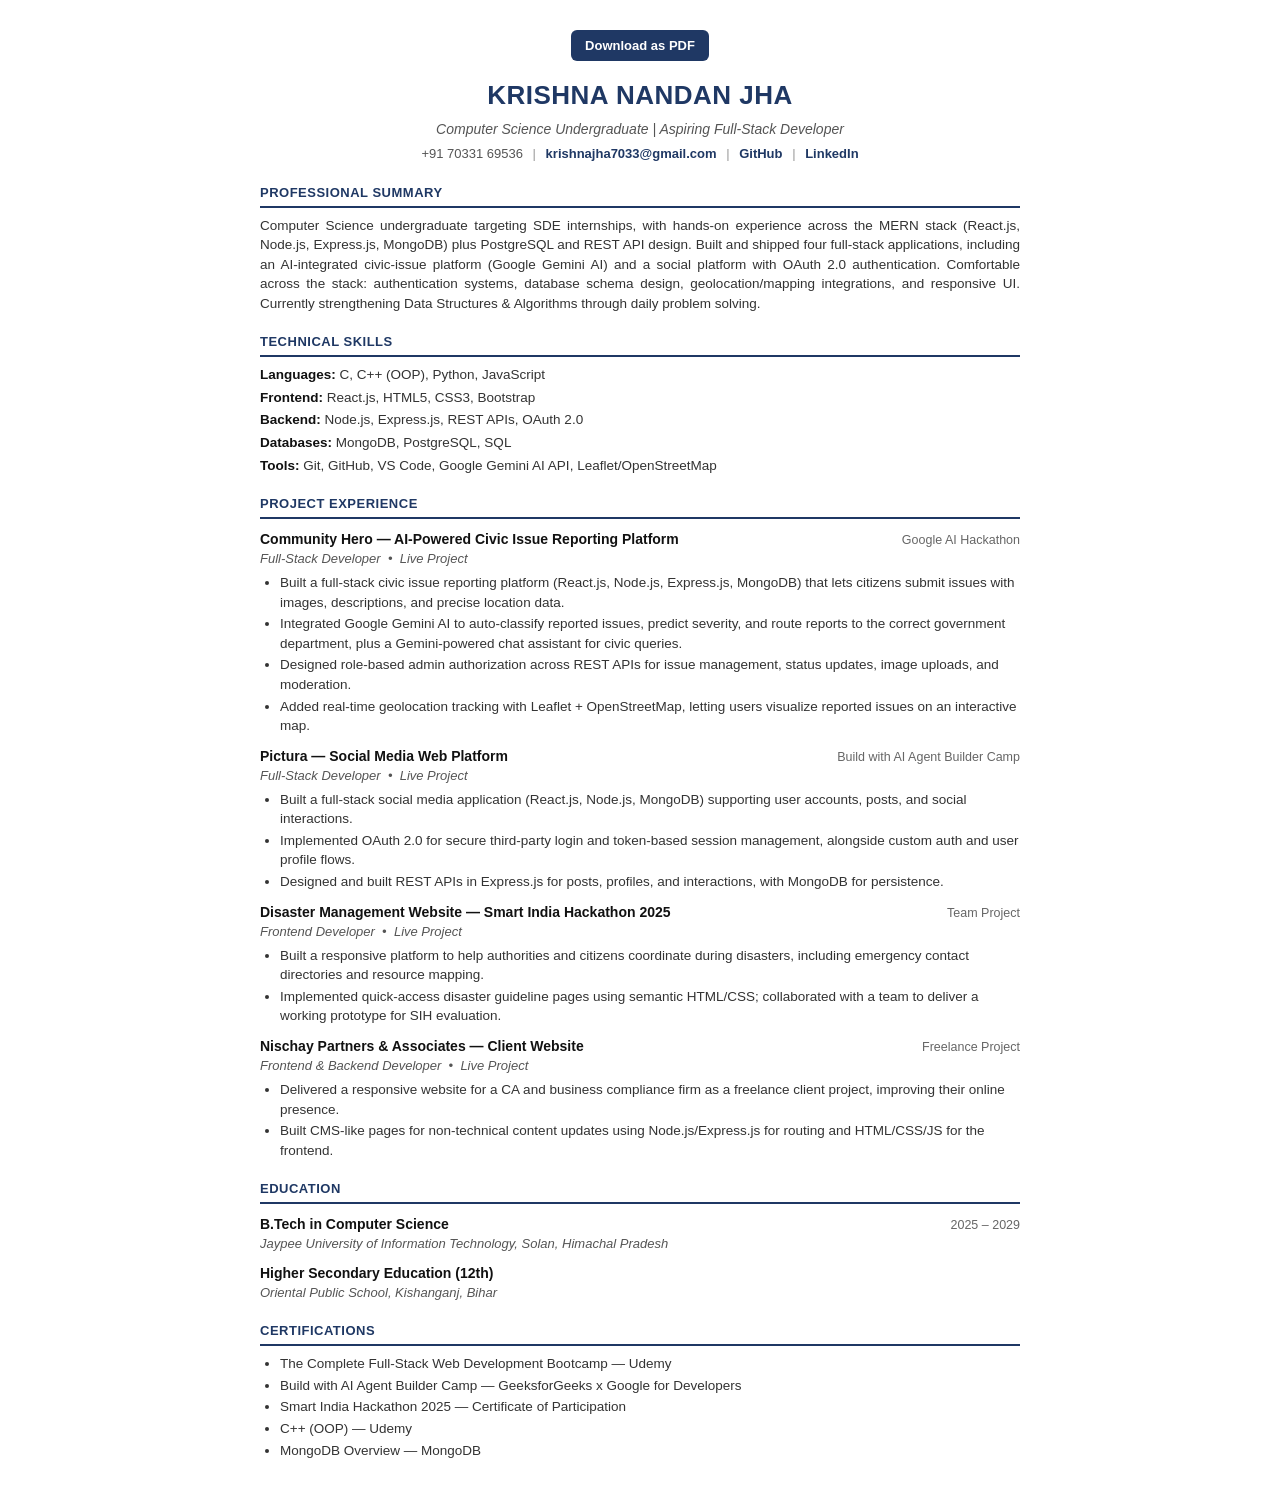
<file: Resume2.html>
<!doctype html>
<html lang="en">
  <head>
    <meta charset="UTF-8" />
    <title>Krishna Nandan Jha — Resume</title>
    <style>
      @page {
        size: A4;
        margin: 14mm 16mm;
      }
      * {
        box-sizing: border-box;
      }
      body {
        font-family: "Segoe UI", Calibri, Arial, sans-serif;
        color: #333;
        max-width: 800px;
        margin: 30px auto;
        padding: 0 20px;
        line-height: 1.45;
      }
      h1 {
        text-align: center;
        color: #1f3864;
        font-size: 26px;
        margin: 0 0 4px;
        letter-spacing: 0.5px;
      }
      .subtitle {
        text-align: center;
        font-style: italic;
        color: #555;
        font-size: 14px;
        margin-bottom: 6px;
      }
      .contact {
        text-align: center;
        font-size: 13px;
        color: #555;
        margin-bottom: 18px;
      }
      .contact a {
        color: #1f3864;
        text-decoration: none;
        font-weight: 600;
      }
      .contact a:hover {
        text-decoration: underline;
      }
      .contact .sep {
        color: #999;
        margin: 0 6px;
      }
      h2 {
        color: #1f3864;
        font-size: 13px;
        letter-spacing: 0.5px;
        text-transform: uppercase;
        border-bottom: 2px solid #1f3864;
        padding-bottom: 3px;
        margin: 20px 0 8px;
      }
      p.summary {
        font-size: 13.5px;
        margin: 0 0 4px;
        text-align: justify;
      }
      ul.skills {
        list-style: none;
        padding: 0;
        margin: 0;
        font-size: 13.5px;
      }
      ul.skills li {
        margin: 3px 0;
      }
      ul.skills li b {
        color: #111;
      }
      .entry {
        margin-top: 10px;
      }
      .role-line {
        display: flex;
        justify-content: space-between;
        align-items: baseline;
        font-size: 14px;
      }
      .role-title {
        font-weight: 700;
        color: #111;
      }
      .role-title a {
        color: #111;
        text-decoration: none;
      }
      .role-title a:hover {
        text-decoration: underline;
      }
      .role-date {
        font-size: 12.5px;
        color: #666;
        white-space: nowrap;
      }
      .org-line {
        font-style: italic;
        color: #555;
        font-size: 13px;
        margin: 1px 0 4px;
      }
      .org-line a {
        color: #555;
      }
      ul.bullets {
        margin: 2px 0 0;
        padding-left: 20px;
        font-size: 13.5px;
      }
      ul.bullets li {
        margin: 2px 0;
      }
      .edu-school {
        font-size: 13px;
        font-style: italic;
        color: #555;
        margin-bottom: 6px;
      }
      .placeholder {
        color: #aa5500;
      }
      .download-btn {
        display: block;
        margin: 0 auto 16px;
        padding: 8px 14px;
        border: none;
        border-radius: 6px;
        background: #1f3864;
        color: white;
        font-size: 13px;
        font-weight: 600;
        cursor: pointer;
      }
      .download-btn:hover {
        background: #274b86;
      }

      @media print {
        body {
          margin: 0;
          padding: 0;
        }
        a {
          color: inherit !important;
        }
        .download-btn {
          display: none !important;
        }
      }
    </style>
  </head>
  <body>
    <button class="download-btn" onclick="window.print()">
      Download as PDF
    </button>
    <h1>KRISHNA NANDAN JHA</h1>
    <div class="subtitle">
      Computer Science Undergraduate | Aspiring Full-Stack Developer
    </div>
    <div class="contact">
      +91 70331 69536
      <span class="sep">|</span>
      <a href="mailto:krishnajha7033@gmail.com">krishnajha7033@gmail.com</a>
      <span class="sep">|</span>
      <a href="https://github.com/YOUR-USERNAME" class="placeholder">GitHub</a>
      <span class="sep">|</span>
      <a href="https://linkedin.com/in/YOUR-USERNAME" class="placeholder"
        >LinkedIn</a
      >
    </div>

    <h2>Professional Summary</h2>
    <p class="summary">
      Computer Science undergraduate targeting SDE internships, with hands-on
      experience across the MERN stack (React.js, Node.js, Express.js, MongoDB)
      plus PostgreSQL and REST API design. Built and shipped four full-stack
      applications, including an AI-integrated civic-issue platform (Google
      Gemini AI) and a social platform with OAuth 2.0 authentication.
      Comfortable across the stack: authentication systems, database schema
      design, geolocation/mapping integrations, and responsive UI. Currently
      strengthening Data Structures &amp; Algorithms through daily problem
      solving.
    </p>

    <h2>Technical Skills</h2>
    <ul class="skills">
      <li><b>Languages:</b> C, C++ (OOP), Python, JavaScript</li>
      <li><b>Frontend:</b> React.js, HTML5, CSS3, Bootstrap</li>
      <li><b>Backend:</b> Node.js, Express.js, REST APIs, OAuth 2.0</li>
      <li><b>Databases:</b> MongoDB, PostgreSQL, SQL</li>
      <li>
        <b>Tools:</b> Git, GitHub, VS Code, Google Gemini AI API,
        Leaflet/OpenStreetMap
      </li>
    </ul>

    <h2>Project Experience</h2>

    <div class="entry">
      <div class="role-line">
        <span class="role-title">
          <a href="#" class="placeholder"
            >Community Hero — AI-Powered Civic Issue Reporting Platform</a
          >
        </span>
        <span class="role-date">Google AI Hackathon</span>
      </div>
      <div class="org-line">
        Full-Stack Developer &nbsp;•&nbsp; Live Project
      </div>
      <ul class="bullets">
        <li>
          Built a full-stack civic issue reporting platform (React.js, Node.js,
          Express.js, MongoDB) that lets citizens submit issues with images,
          descriptions, and precise location data.
        </li>
        <li>
          Integrated Google Gemini AI to auto-classify reported issues, predict
          severity, and route reports to the correct government department, plus
          a Gemini-powered chat assistant for civic queries.
        </li>
        <li>
          Designed role-based admin authorization across REST APIs for issue
          management, status updates, image uploads, and moderation.
        </li>
        <li>
          Added real-time geolocation tracking with Leaflet + OpenStreetMap,
          letting users visualize reported issues on an interactive map.
        </li>
      </ul>
    </div>

    <div class="entry">
      <div class="role-line">
        <span class="role-title">
          <a href="#" class="placeholder"
            >Pictura — Social Media Web Platform</a
          >
        </span>
        <span class="role-date">Build with AI Agent Builder Camp</span>
      </div>
      <div class="org-line">
        Full-Stack Developer &nbsp;•&nbsp; Live Project
      </div>
      <ul class="bullets">
        <li>
          Built a full-stack social media application (React.js, Node.js,
          MongoDB) supporting user accounts, posts, and social interactions.
        </li>
        <li>
          Implemented OAuth 2.0 for secure third-party login and token-based
          session management, alongside custom auth and user profile flows.
        </li>
        <li>
          Designed and built REST APIs in Express.js for posts, profiles, and
          interactions, with MongoDB for persistence.
        </li>
      </ul>
    </div>

    <div class="entry">
      <div class="role-line">
        <span class="role-title">
          <a href="#" class="placeholder"
            >Disaster Management Website — Smart India Hackathon 2025</a
          >
        </span>
        <span class="role-date">Team Project</span>
      </div>
      <div class="org-line">Frontend Developer &nbsp;•&nbsp; Live Project</div>
      <ul class="bullets">
        <li>
          Built a responsive platform to help authorities and citizens
          coordinate during disasters, including emergency contact directories
          and resource mapping.
        </li>
        <li>
          Implemented quick-access disaster guideline pages using semantic
          HTML/CSS; collaborated with a team to deliver a working prototype for
          SIH evaluation.
        </li>
      </ul>
    </div>

    <div class="entry">
      <div class="role-line">
        <span class="role-title">
          <a href="#" class="placeholder"
            >Nischay Partners &amp; Associates — Client Website</a
          >
        </span>
        <span class="role-date">Freelance Project</span>
      </div>
      <div class="org-line">
        Frontend &amp; Backend Developer &nbsp;•&nbsp; Live Project
      </div>
      <ul class="bullets">
        <li>
          Delivered a responsive website for a CA and business compliance firm
          as a freelance client project, improving their online presence.
        </li>
        <li>
          Built CMS-like pages for non-technical content updates using
          Node.js/Express.js for routing and HTML/CSS/JS for the frontend.
        </li>
      </ul>
    </div>

    <h2>Education</h2>
    <div class="entry">
      <div class="role-line">
        <span class="role-title">B.Tech in Computer Science</span>
        <span class="role-date">2025 – 2029</span>
      </div>
      <div class="edu-school">
        Jaypee University of Information Technology, Solan, Himachal Pradesh
      </div>
    </div>
    <div class="entry">
      <div class="role-line">
        <span class="role-title">Higher Secondary Education (12th)</span>
        <span class="role-date"></span>
      </div>
      <div class="edu-school">Oriental Public School, Kishanganj, Bihar</div>
    </div>

    <h2>Certifications</h2>
    <ul class="bullets">
      <li>The Complete Full-Stack Web Development Bootcamp — Udemy</li>
      <li>
        Build with AI Agent Builder Camp — GeeksforGeeks x Google for Developers
      </li>
      <li>Smart India Hackathon 2025 — Certificate of Participation</li>
      <li>C++ (OOP) — Udemy</li>
      <li>MongoDB Overview — MongoDB</li>
    </ul>
  </body>
</html>
</file>
<file: style.css>
:root {
  --bg: #07070a;
  --surface: #0f1724;
  --text: #e6f6ff;
  --muted: #b0c4de;
  --accent: #956afa;
  --accent-2: #add8e6;
  --card-bg: rgba(149, 106, 250, 0.06);
  --radius: 12px;
  --gap: 1rem;
}

body {
  background:
    radial-gradient(
      circle at top left,
      rgba(149, 106, 250, 0.18),
      transparent 30%
    ),
    radial-gradient(
      circle at 85% 15%,
      rgba(173, 216, 230, 0.12),
      transparent 25%
    ),
    linear-gradient(180deg, #07070a 0%, #0a0e17 55%, #07070a 100%);
  color: var(--text);
  font-family: "Libre Baskerville", serif;
  font-optical-sizing: auto;
  font-weight: 400;
  font-style: normal;
  display: flex;
  flex-direction: column;
  line-height: 1.5;
  min-height: 100vh;
  overflow-x: hidden;
  overflow-y: auto;
  position: relative;
}

html {
  scroll-behavior: smooth;
  scroll-padding-top: 24px;
}

body::before {
  content: "";
  position: fixed;
  inset: 0;
  background-image:
    linear-gradient(rgba(255, 255, 255, 0.03) 1px, transparent 1px),
    linear-gradient(90deg, rgba(255, 255, 255, 0.03) 1px, transparent 1px);
  background-size: 90px 90px;
  mask-image: radial-gradient(circle at center, black 35%, transparent 100%);
  pointer-events: none;
  opacity: 0.35;
  z-index: -1;
}
@keyframes appear {
  from {
    opacity: 0;
    scale: 0.7;
  }
  to {
    opacity: 1;
    scale: 1;
  }
}
@keyframes typing {
  from {
    width: 0;
  }
  to {
    width: 100%;
  }
}
@keyframes cursor {
  to {
    border-left: 2px transparent;
  }
}
.reveal-on-scroll {
  opacity: 0;
  transform: translateY(28px);
  transition:
    opacity 0.8s ease,
    transform 0.8s ease;
}

.reveal-on-scroll.is-visible {
  opacity: 1;
  transform: translateY(0);
}

.developer {
  font-size: clamp(3rem, 6vw, 5rem);
  line-height: 0.95;
  margin: 8px 0 14px;
  background: linear-gradient(90deg, #f4f7ff 0%, #9fa9ff 35%, #63d0ff 100%);
  -webkit-background-clip: text;
  background-clip: text;
  color: transparent;
  letter-spacing: -0.05em;
  text-shadow: 0 0 40px rgba(99, 208, 255, 0.08);
  animation: floatTitle 5s ease-in-out infinite;
}

@keyframes floatTitle {
  0%,
  100% {
    transform: translateY(0);
  }

  50% {
    transform: translateY(-4px);
  }
}
.about,
.experience-section,
.section-Education,
.section-skills,
.section-Education {
  scroll-margin-top: 24px;
}
#home,
.intro {
  position: relative;
}
.topbar {
  position: sticky;
  top: 18px;
  z-index: 1000;
  display: flex;
  align-items: center;
  justify-content: space-between;
  gap: 16px;
  width: calc(100% - 160px);
  max-width: 980px;
  margin: 0 auto;
  padding: 10px 18px;
  background: rgba(7, 10, 18, 0.85);
  backdrop-filter: blur(10px);
  -webkit-backdrop-filter: blur(10px);
  border-radius: 40px;
  border: 1px solid rgba(255, 255, 255, 0.03);
  box-shadow: 0 12px 36px rgba(0, 0, 0, 0.45);
}
.brand {
  display: inline-flex;
  align-items: center;
  gap: 12px;
  text-decoration: none;
  color: var(--text);
  padding: 6px 10px;
  border-radius: 999px;
  transition:
    background 0.2s ease,
    transform 0.2s ease;
}

.brand:hover {
  background: rgba(149, 106, 250, 0.12);
  transform: translateY(-1px);
}
.brand-mark {
  width: 48px;
  height: 48px;
  border-radius: 12px;
  display: grid;
  place-items: center;
  background: linear-gradient(
    135deg,
    rgba(149, 106, 250, 0.95),
    rgba(99, 208, 255, 0.85)
  );
  color: white;
  font-weight: 800;
  letter-spacing: 0.06em;
  box-shadow: 0 8px 20px rgba(99, 208, 255, 0.12);
}
.brand-name {
  font-size: 1rem;
  font-weight: 700;
  letter-spacing: 0.02em;
  front-family: "BBH Hegarty", cursive;
}
.nav-menu {
  position: relative;
  display: flex;
  align-items: center;
  gap: 12px;
}
.nav-check {
  position: absolute;
  opacity: 0;
  pointer-events: none;
}
.nav-toggle {
  display: none;
  width: 48px;
  height: 48px;
  align-items: center;
  justify-content: center;
  flex-direction: column;
  gap: 5px;
  border-radius: 14px;
  border: 1px solid rgba(149, 106, 250, 0.2);
  background: rgba(255, 255, 255, 0.04);
  cursor: pointer;
  padding: 0;
  transition:
    background 0.2s ease,
    transform 0.2s ease,
    border-color 0.2s ease;
}
.nav-toggle:hover {
  background: rgba(149, 106, 250, 0.12);
  transform: translateY(-1px);
}
.nav-toggle span {
  display: block;
  width: 20px;
  height: 2px;
  border-radius: 999px;
  background: var(--text);
  transition:
    transform 0.2s ease,
    opacity 0.2s ease;
}
.nav-links {
  display: flex;
  align-items: center;
  gap: 8px;
  flex-wrap: wrap;
}
.nav-links a {
  color: var(--muted);
  text-decoration: none;
  padding: 9px 14px;
  border-radius: 999px;
  transition:
    background 0.2s ease,
    color 0.2s ease,
    transform 0.2s ease;
  font-size: 0.95rem;
}
.nav-links a:hover {
  background: rgba(149, 106, 250, 0.16);
  color: var(--text);
  transform: translateY(-1px);
}
.hero-panel {
  position: relative;
  border: 1px solid rgba(149, 106, 250, 0.18);
  border-radius: 28px;
  background: linear-gradient(
    135deg,
    rgba(15, 23, 36, 0.84),
    rgba(9, 13, 24, 0.72)
  );
  box-shadow:
    0 25px 70px rgba(0, 0, 0, 0.45),
    inset 0 1px 0 rgba(255, 255, 255, 0.04);
  padding: 28px;
  backdrop-filter: blur(18px);
}
.hero-panel::after {
  content: "";
  position: absolute;
  inset: auto 16px 16px auto;
  width: 180px;
  height: 180px;
  border-radius: 50%;
  background: radial-gradient(
    circle,
    rgba(99, 208, 255, 0.18),
    transparent 68%
  );
  filter: blur(12px);
  pointer-events: none;
}
.eyebrow {
  color: #b59cff;
  font-size: 0.98rem;
  font-weight: 700;
  letter-spacing: 0.02em;
  margin: 0 0 10px;
}
.hero-summary {
  max-width: 620px;
  color: var(--muted);
  font-size: 1.02rem;
  line-height: 1.75;
  margin: 0 0 18px;
}
.skill-cloud {
  display: flex;
  flex-wrap: wrap;
  gap: 10px;
  margin: 18px 0 22px;
}
.skill-pill {
  border: 1px solid rgba(149, 106, 250, 0.25);
  background: rgba(255, 255, 255, 0.03);
  color: #d6e8ff;
  padding: 10px 14px;
  border-radius: 999px;
  font-size: 0.9rem;
  font-weight: 600;
  letter-spacing: 0.01em;
  box-shadow: inset 0 1px 0 rgba(255, 255, 255, 0.04);
}
.hero-actions {
  display: flex;
  flex-wrap: wrap;
  gap: 14px;
  margin: 10px 0 22px;
}
.button-secondary {
  background: transparent;
  color: var(--text);
  border: 1px solid rgba(173, 216, 230, 0.35);
}
.button-secondary:hover {
  background: rgba(173, 216, 230, 0.08);
}
.hero-stats {
  display: grid;
  grid-template-columns: repeat(3, minmax(0, 1fr));
  gap: 14px;
  margin-top: 12px;
}
.stat-card {
  padding: 16px;
  border-radius: 18px;
  background: rgba(255, 255, 255, 0.03);
  border: 1px solid rgba(255, 255, 255, 0.05);
}
.stat-card strong {
  display: block;
  font-size: 1.05rem;
  color: #ffffff;
  margin-bottom: 4px;
}
.stat-card span {
  color: var(--muted);
  font-size: 0.85rem;
}
.intro {
  text-align: left;
  padding: 28px 40px 90px;
}
.intro-row {
  display: grid;
  grid-template-columns: minmax(0, 1.1fr) minmax(280px, 0.9fr);
  align-items: center;
  gap: 28px;
  min-height: 78vh;
}
.experience-row {
  display: flex;
  gap: 1rem;
  flex-wrap: wrap;
}
.intro-text {
  flex: 1 1 300px;
}
.intro-media {
  flex: 0 1 390px;
  display: flex;
  justify-content: flex-end;
}
.hero-card {
  width: 100%;
  padding: 18px;
  border-radius: 24px;
  background: linear-gradient(
    180deg,
    rgba(19, 22, 34, 0.95),
    rgba(10, 12, 20, 0.92)
  );
  border: 1px solid rgba(255, 255, 255, 0.06);
  box-shadow:
    0 20px 45px rgba(0, 0, 0, 0.38),
    inset 0 1px 0 rgba(255, 255, 255, 0.04);
}
.hero-window {
  display: flex;
  align-items: center;
  gap: 8px;
  margin-bottom: 16px;
  color: rgba(255, 255, 255, 0.42);
  font-size: 0.78rem;
}
.hero-window span {
  width: 11px;
  height: 11px;
  border-radius: 999px;
  display: inline-block;
}
.hero-window span:nth-child(1) {
  background: #ff5f57;
}

/* Contact form styles */
.contact-section {
  padding: 28px 40px;
}
.section-contact .contact-form {
  max-width: none;
  width: 100%;
  margin-left: 0;
  margin-right: 0;
  background: linear-gradient(
    180deg,
    rgba(255, 255, 255, 0.02),
    rgba(255, 255, 255, 0.01)
  );
  border: 1px solid rgba(149, 106, 250, 0.08);
  padding: 22px;
  border-radius: 14px;
  box-shadow: 0 12px 30px rgba(0, 0, 0, 0.45);
}
.section-contact .form-label {
  color: var(--muted);
  font-weight: 600;
  font-size: 0.95rem;
}
.section-contact .form-control {
  background: #ffffff;
  border: 1px solid rgba(16, 24, 32, 0.08);
  color: #07101a;
  padding: 10px 12px;
  border-radius: 8px;
  font-family:
    Inter,
    "Segoe UI",
    Roboto,
    -apple-system,
    "Helvetica Neue",
    Arial,
    sans-serif;
  font-size: 0.95rem;
  font-weight: 500;
}
.section-contact .form-control:focus {
  outline: none;
  border-color: var(--accent);
  box-shadow: 0 6px 18px rgba(149, 106, 250, 0.08);
}
.section-contact .form-control::placeholder {
  color: #9ca3af;
}
.section-contact textarea.form-control {
  min-height: 140px;
}
.section-contact .button {
  padding: 12px 18px;
  border-radius: 10px;
  background: linear-gradient(90deg, var(--accent), #63d0ff);
  border: none;
  color: white;
  font-weight: 700;
}
.section-contact .button.w-100 {
  display: block;
}
.section-contact .button.button-secondary {
  background: transparent;
  border: 1px solid rgba(173, 216, 230, 0.12);
  color: var(--text);
}

.contact-subtitle {
  font-size: clamp(1.2rem, 2.6vw, 2rem);
  color: rgba(250, 250, 255, 0.85);
  font-weight: 700;
  margin: 8px 0 18px 0;
}

.contact-links {
  display: flex;
  flex-wrap: wrap;
  gap: 12px;
  padding: 0;
  margin: 8px 0 0;
  list-style: none;
}

.contact-link {
  display: inline-flex;
  align-items: center;
  gap: 10px;
  padding: 10px 14px;
  border-radius: 999px;
  background: linear-gradient(
    135deg,
    rgba(255, 255, 255, 0.08),
    rgba(255, 255, 255, 0.03)
  );
  border: 1px solid rgba(149, 106, 250, 0.28);
  color: #f4f7ff;
  text-decoration: none;
  font-weight: 700;
  letter-spacing: 0.01em;
  box-shadow: inset 0 1px 0 rgba(255, 255, 255, 0.06);
  transition:
    transform 0.2s ease,
    background 0.2s ease,
    border-color 0.2s ease,
    box-shadow 0.2s ease;
}

.contact-link:hover,
.contact-link:focus-visible {
  background: linear-gradient(
    90deg,
    rgba(149, 106, 250, 0.24),
    rgba(99, 208, 255, 0.16)
  );
  border-color: rgba(99, 208, 255, 0.45);
  color: white;
  transform: translateY(-2px);
  box-shadow: 0 10px 24px rgba(99, 208, 255, 0.16);
  text-decoration: none;
}

.contact-link-icon {
  display: inline-flex;
  align-items: center;
  justify-content: center;
  width: 34px;
  height: 34px;
  border-radius: 50%;
  background: linear-gradient(
    135deg,
    rgba(149, 106, 250, 0.28),
    rgba(99, 208, 255, 0.24)
  );
  color: #ffffff;
  flex-shrink: 0;
  box-shadow: inset 0 1px 0 rgba(255, 255, 255, 0.12);
  transition: transform 0.2s ease;
}

.contact-link-icon svg {
  width: 16px;
  height: 16px;
  fill: none;
  stroke: currentColor;
  stroke-width: 1.8;
  stroke-linecap: round;
  stroke-linejoin: round;
}

.contact-link:hover .contact-link-icon,
.contact-link:focus-visible .contact-link-icon {
  transform: scale(1.05);
}

.contact-link-label {
  white-space: nowrap;
}

.required {
  color: #ff6b6b;
  margin-left: 6px;
  font-weight: 700;
}
.section-contact #cf-status {
  color: var(--muted);
  font-size: 0.95rem;
}

/* Grid layout: left text + right form column */
.contact-grid {
  display: grid;
  grid-template-columns: 1fr 1fr; /* left text and right form each take half */
  gap: 28px;
  align-items: start;
  margin-bottom: 18px;
}
.contact-left {
  display: flex;
  flex-direction: column;
  justify-content: flex-start;
}
.contact-right {
  padding: 18px;
}
.contact-right .contact-form {
  max-width: none;
  width: 100%;
  margin: 0;
}

@media (max-width: 900px) {
  .contact-grid {
    grid-template-columns: 1fr;
  }
  .contact-right {
    padding: 12px 0;
  }
  .contact-right .contact-form {
    max-width: 100%;
  }
}

/* Mobile tweaks for topbar and form */
@media (max-width: 800px) {
  .topbar {
    width: calc(100% - 32px) !important;
    max-width: none;
    margin: 8px 16px;
    padding: 10px 12px;
    border-radius: 12px;
    top: 10px;
    background: rgba(7, 10, 18, 0.92);
  }
  .brand-mark {
    width: 40px;
    height: 40px;
  }
  .nav-links {
    display: none;
  }
  .nav-toggle {
    display: inline-flex;
  }
  .contact-section {
    padding: 18px 12px;
  }
  .contact-right {
    padding: 10px 0;
  }
  .contact-right .contact-form {
    width: 100%;
  }
  .section-contact .form-control {
    font-size: 0.95rem;
    padding: 10px;
  }
}

/* Ensure helper small text in forms is visible on dark background */
.section-contact .form-text {
  display: block;
  color: #6b7280 !important;
  margin-top: 6px;
  font-size: 0.9rem;
}

@media (max-width: 900px) {
  .section-contact .contact-form {
    max-width: 100%;
    margin-left: 0;
  }
}

.hero-window span:nth-child(2) {
  background: #febc2e;
}
.hero-window span:nth-child(3) {
  background: #28c840;
}
.hero-window small {
  margin-left: auto;
  letter-spacing: 0.04em;
}
.hero-portrait {
  background: linear-gradient(
    135deg,
    rgba(149, 106, 250, 0.14),
    rgba(99, 208, 255, 0.08)
  );
  border-radius: 20px;
  padding: 12px;
  border: 1px solid rgba(149, 106, 250, 0.16);
}
#img {
  border-radius: 16px;
  width: 100%;
  max-width: 100%;
  height: 360px;
  object-fit: cover;
  display: block;
}
.hero-code {
  margin-top: 14px;
  padding: 14px 16px;
  border-radius: 18px;
  background: rgba(7, 10, 18, 0.8);
  border: 1px solid rgba(149, 106, 250, 0.12);
}
.hero-code p {
  margin: 0;
  font-family: "Courier New", monospace;
  font-size: 0.86rem;
  color: #bfd4ff;
  line-height: 1.7;
}
.hero-code span {
  color: #ffb86b;
}
.button {
  background: linear-gradient(135deg, #8f6bff 0%, #4ec4ff 100%);
  color: #071028;
  padding: 12px 22px;
  text-align: center;
  text-decoration: none;
  display: inline-block;
  font-size: 1rem;
  border: none;
  border-radius: 999px;
  cursor: pointer;
  font-weight: 700;
  transition:
    transform 0.18s ease,
    box-shadow 0.18s ease;
  box-shadow: 0 12px 30px rgba(78, 196, 255, 0.18);
}

.button:hover {
  transform: translateY(-3px);
  box-shadow: 0 18px 32px rgba(78, 196, 255, 0.22);
}
.button:focus-visible {
  outline: 3px solid rgba(149, 106, 250, 0.28);
  outline-offset: 3px;
}
.about_me {
  font-family: "BBH Hegarty", cursive;
  font-size: 1.8rem;
  padding: 0 8px 6px 8px;
  margin: 0 0 12px 0;
  color: var(--accent);
}
.Experience {
  font-family: "BBH Hegarty", cursive;
  font-size: 1.8rem;
  margin-bottom: 10px;
  padding-right: 10px;
  margin-left: 0;
  color: var(--accent);
}
.p {
  padding: 6px 8px;
  color: var(--text);
  font-size: 1rem;
  line-height: 1.6;
  margin: 10px 0;
}
.Smart {
  padding-left: 20px;
  font-size: large;
}
.SIH {
  border-radius: 7%;
  border: none;
  height: 270px;
  width: 350px;
}
.experience-row {
  display: flex;
  flex-wrap: wrap;
  align-items: flex-start;
  justify-content: space-between;
  gap: 24px;
  padding: 0 20px;
}
.experience-text {
  flex: 1 1 300px;
}
.experience-media {
  flex: 0 1 380px;
  display: flex;
  justify-content: flex-end;
}
@media (max-width: 800px) and (min-width: 320px) {
  .topbar {
    padding: 16px 16px 0;
    flex-direction: row;
    align-items: center;
    justify-content: space-between;
  }
  .nav-menu {
    margin-left: auto;
  }
  .nav-toggle {
    display: inline-flex;
  }
  .nav-links {
    display: none;
    position: absolute;
    top: calc(100% + 12px);
    right: 0;
    width: min(260px, calc(100vw - 32px));
    padding: 12px;
    flex-direction: column;
    align-items: stretch;
    gap: 8px;
    border-radius: 18px;
    border: 1px solid rgba(149, 106, 250, 0.18);
    background: rgba(9, 13, 24, 0.96);
    box-shadow: 0 20px 45px rgba(0, 0, 0, 0.38);
    z-index: 20;
  }
  .nav-check:checked ~ .nav-links {
    display: flex;
  }
  .nav-links a {
    padding: 10px 12px;
    border-radius: 12px;
  }
  .hero-panel {
    padding: 18px;
  }
  .intro {
    padding: 20px 16px 70px;
  }
  .intro-row {
    grid-template-columns: 1fr;
    min-height: auto;
  }
  .hero-stats {
    grid-template-columns: 1fr;
  }
  .intro-text {
    order: 2;
  }
  .intro-media {
    order: 1;
    justify-content: center;
  }
  #img {
    height: 260px;
  }
  .developer {
    text-align: left;
    font-size: clamp(2.3rem, 12vw, 3.2rem);
  }
  .hero-summary {
    font-size: 0.95rem;
  }
  .p {
    font-size: 1rem;
    margin: 16px 0;
  }
  .Experience,
  .about_me {
    text-align: left;
    margin: 10px 0;
  }
  .Smart {
    padding-left: 0;
    font-size: medium;
  }
  .SIH {
    display: block;
    margin: 20px auto;
    height: auto;
    width: 40%;
    margin-top: 20px;
  }
  .experience-row {
    justify-content: center;
  }
  .experience-media {
    justify-content: center;
  }
}

@media (max-width: 1000px) and (min-width: 801px) {
  .topbar {
    padding: 18px 24px 0;
    flex-wrap: wrap;
  }
  .nav-toggle {
    display: none;
  }
  .intro {
    padding: 24px 24px 80px;
  }
  .intro-row {
    grid-template-columns: 1fr;
    min-height: auto;
  }
  .intro-media {
    justify-content: center;
  }
  #img {
    height: 300px;
    width: 100%;
  }
  .intro h1 {
    font-size: 2.5rem;
  }
  .p {
    font-size: 1.1rem;
    margin: 20px 30px;
  }
  .Experience,
  .about_me {
    font-size: 2rem;
  }
  .Smart {
    font-size: medium;
  }
  .SIH {
    display: block;
    margin: 20px auto;
    height: auto;
    width: 50%;
    margin-top: 20px;
  }
}

@media (min-width: 1001px) and (max-width: 1286px) {
  .intro {
    padding: 24px 30px 80px;
  }
  #img {
    height: 400px;
    width: 350px;
  }
  .intro h1 {
    font-size: 3rem;
  }
  .p {
    font-size: 1.2rem;
  }
  .Experience,
  .about_me {
    font-size: 3rem;
  }
  .Smart {
    font-size: large;
  }
  .SIH {
    display: block;
    margin: 20px auto;
    height: auto;
    width: 60%;
    margin-top: 20px;
  }
}
@media (min-width: 1287px) {
  .intro {
    padding: 28px 40px 90px;
  }
  #img {
    height: 400px;
    width: 350px;
  }
  .intro h1 {
    font-size: 4.5rem;
  }
  .p {
    font-size: 1rem;
  }
  .Experience,
  .about_me {
    font-size: 3rem;
  }
  .Smart {
    font-size: large;
  }
  .SIH {
    height: 270px;
    width: 350px;
  }
}
/* Skills Section Styles */
.section-skills {
  padding: 24px 16px;
}

.skills-category {
  margin-bottom: 28px;
}

.category-title {
  font-family: "BBH Hegarty", cursive;
  font-size: 1.2rem;
  color: #956afa;
  margin-bottom: 12px;
  font-weight: 600;
  text-transform: uppercase;
  letter-spacing: 1px;
}

.skill-card {
  background: linear-gradient(
    135deg,
    var(--card-bg) 0%,
    rgba(173, 216, 230, 0.03) 100%
  );
  border: 1px solid rgba(149, 106, 250, 0.18);
  border-radius: var(--radius);
  padding: 14px;
  transition: all 0.3s ease;
  height: 100%;
  display: flex;
  flex-direction: column;
  backdrop-filter: blur(10px);
}

.skill-card:hover {
  transform: translateY(-5px);
  border-color: rgba(149, 106, 250, 0.6);
  background: linear-gradient(
    135deg,
    rgba(149, 106, 250, 0.15) 0%,
    rgba(173, 216, 230, 0.1) 100%
  );
  box-shadow: 0 8px 24px rgba(149, 106, 250, 0.2);
}

.skill-header {
  display: flex;
  justify-content: space-between;
  align-items: center;
  margin-bottom: 8px;
}

.skill-name {
  font-size: 0.95rem;
  font-weight: 600;
  color: #add8e6;
  margin: 0;
}

.skill-level {
  font-size: 0.68rem;
  color: #956afa;
  background-color: rgba(149, 106, 250, 0.2);
  padding: 3px 8px;
  border-radius: 20px;
  text-transform: uppercase;
  font-weight: 600;
  letter-spacing: 0.5px;
}

.progress {
  height: 5px;
  background-color: rgba(255, 255, 255, 0.1);
  border-radius: 3px;
  overflow: hidden;
  margin-bottom: 8px;
}

.progress-bar {
  background: linear-gradient(90deg, #956afa 0%, #add8e6 100%);
  height: 100%;
  border-radius: 3px;
  transition: width 0.6s ease;
}

.skill-desc {
  font-size: 0.78rem;
  color: #b0c4de;
  margin: 0;
  line-height: 1.35;
  flex-grow: 1;
}

@media (max-width: 768px) {
  .skills-category {
    margin-bottom: 22px;
  }

  .category-title {
    font-size: 1.05rem;
  }

  .skill-card {
    padding: 12px;
  }

  .skill-name {
    font-size: 0.9rem;
  }

  .skill-level {
    font-size: 0.62rem;
  }
}

/* Content Cards (About Section) */
.content-card {
  background: linear-gradient(
    135deg,
    rgba(149, 106, 250, 0.1) 0%,
    rgba(173, 216, 230, 0.05) 100%
  );
  border: 1px solid rgba(149, 106, 250, 0.3);
  border-radius: 12px;
  padding: 25px;
  transition: all 0.3s ease;
  height: 100%;
  display: flex;
  flex-direction: column;
  backdrop-filter: blur(10px);
}

.content-card:hover {
  transform: translateY(-5px);
  border-color: rgba(149, 106, 250, 0.6);
  background: linear-gradient(
    135deg,
    rgba(149, 106, 250, 0.15) 0%,
    rgba(173, 216, 230, 0.1) 100%
  );
  box-shadow: 0 8px 24px rgba(149, 106, 250, 0.2);
}

.card-icon {
  font-size: 2rem;
  margin-bottom: 12px;
}

.card-title {
  color: #add8e6;
  font-weight: 600;
  font-size: 1.1rem;
  margin-bottom: 10px;
}

.card-text {
  color: #b0c4de;
  font-size: 0.9rem;
  line-height: 1.6;
  margin: 0;
}

/* Project Cards */
.project-card {
  background: linear-gradient(
    135deg,
    rgba(149, 106, 250, 0.1) 0%,
    rgba(173, 216, 230, 0.05) 100%
  );
  border: 1px solid rgba(149, 106, 250, 0.3);
  border-radius: 12px;
  overflow: hidden;
  transition: all 0.3s ease;
  backdrop-filter: blur(10px);
  height: 100%;
}

.project-card:hover {
  border-color: rgba(149, 106, 250, 0.6);
  background: linear-gradient(
    135deg,
    rgba(149, 106, 250, 0.15) 0%,
    rgba(173, 216, 230, 0.1) 100%
  );
  box-shadow: 0 8px 24px rgba(149, 106, 250, 0.2);
}

.project-header {
  width: 100%;
  height: 180px;
  overflow: hidden;
}

.project-image {
  width: 100%;
  height: 100%;
  object-fit: cover;
  transition: transform 0.3s ease;
}

.project-card:hover .project-image {
  transform: scale(1.05);
}

.project-content {
  padding: 16px;
}

.project-title {
  color: #add8e6;
  font-weight: 600;
  font-size: 1.05rem;
  margin-bottom: 10px;
}

.tech-badges {
  display: flex;
  flex-wrap: wrap;
  gap: 8px;
  margin-bottom: 10px;
}

.tech-badge {
  background-color: rgba(149, 106, 250, 0.3);
  color: #956afa;
  padding: 4px 12px;
  border-radius: 20px;
  font-size: 0.8rem;
  font-weight: 600;
  border: 1px solid rgba(149, 106, 250, 0.5);
}

.project-points {
  list-style: none;
  padding: 0;
  margin-bottom: 10px;
}

.project-points li {
  color: #b0c4de;
  font-size: 0.82rem;
  line-height: 1.45;
  padding-left: 20px;
  position: relative;
  margin-bottom: 6px;
}

.project-points li:before {
  content: "▸";
  position: absolute;
  left: 0;
  color: #956afa;
}

.project-link {
  color: #dfe9f7;
  text-decoration: none;
  font-weight: 600;
  font-size: 0.88rem;
  display: inline-flex;
  align-items: center;
  gap: 6px;
  margin-top: 6px;
  margin-right: 8px;
  padding: 8px 12px;
  border-radius: 6px;
  background: rgba(255, 255, 255, 0.06);
  border: 1px solid rgba(255, 255, 255, 0.14);
  box-shadow: inset 0 1px 0 rgba(255, 255, 255, 0.04);
  transition: all 0.25s ease;
}

.project-link:hover {
  color: #ffffff;
  background: rgba(149, 106, 250, 0.16);
  border-color: rgba(149, 106, 250, 0.35);
  transform: translateY(-1px);
}

/* Certification Cards */
.cert-card {
  background: linear-gradient(
    135deg,
    rgba(149, 106, 250, 0.1) 0%,
    rgba(173, 216, 230, 0.05) 100%
  );
  border: 1px solid rgba(149, 106, 250, 0.3);
  border-radius: 12px;
  padding: 25px;
  text-align: center;
  transition: all 0.3s ease;
  height: 100%;
  display: flex;
  flex-direction: column;
  backdrop-filter: blur(10px);
}

.cert-card:hover {
  transform: translateY(-5px);
  border-color: rgba(149, 106, 250, 0.6);
  background: linear-gradient(
    135deg,
    rgba(149, 106, 250, 0.15) 0%,
    rgba(173, 216, 230, 0.1) 100%
  );
  box-shadow: 0 8px 24px rgba(149, 106, 250, 0.2);
}

.cert-icon {
  font-size: 2.5rem;
  margin-bottom: 15px;
}

.cert-title {
  color: #add8e6;
  font-weight: 600;
  font-size: 1.1rem;
  margin-bottom: 8px;
}

.cert-subtitle {
  color: #956afa;
  font-size: 0.8rem;
  text-transform: uppercase;
  letter-spacing: 0.5px;
  margin-bottom: 10px;
  font-weight: 600;
}

.cert-desc {
  color: #b0c4de;
  font-size: 0.9rem;
  line-height: 1.6;
  margin-bottom: 15px;
  flex-grow: 1;
}

.cert-link {
  color: #956afa;
  text-decoration: none;
  font-weight: 600;
  transition: all 0.3s ease;
}

.cert-link:hover {
  color: #add8e6;
}

/* Education Cards */
.education-card {
  background: linear-gradient(
    135deg,
    rgba(149, 106, 250, 0.1) 0%,
    rgba(173, 216, 230, 0.05) 100%
  );
  border: 1px solid rgba(149, 106, 250, 0.3);
  border-radius: 12px;
  padding: 30px;
  transition: all 0.3s ease;
  display: flex;
  gap: 25px;
  backdrop-filter: blur(10px);
}

.education-card:hover {
  border-color: rgba(149, 106, 250, 0.6);
  background: linear-gradient(
    135deg,
    rgba(149, 106, 250, 0.15) 0%,
    rgba(173, 216, 230, 0.1) 100%
  );
  box-shadow: 0 8px 24px rgba(149, 106, 250, 0.2);
}

.edu-logo {
  flex-shrink: 0;
}

.edu-logo img {
  width: 100px;
  height: 100px;
  border-radius: 8px;
  object-fit: cover;
}

.edu-content {
  flex: 1;
}

.edu-title {
  color: #add8e6;
  font-weight: 600;
  font-size: 1.2rem;
  margin-bottom: 8px;
}

.edu-degree {
  color: #956afa;
  font-weight: 600;
  font-size: 1rem;
  margin-bottom: 4px;
}

.edu-duration {
  color: #b0c4de;
  font-size: 0.9rem;
  margin-bottom: 12px;
}

.edu-desc {
  color: #b0c4de;
  font-size: 0.9rem;
  line-height: 1.6;
  margin-bottom: 15px;
}

.edu-link {
  color: #956afa;
  text-decoration: none;
  font-weight: 600;
  transition: all 0.3s ease;
  display: inline-block;
}

.edu-link:hover {
  color: #add8e6;
  transform: translateX(5px);
}

@media (max-width: 768px) {
  .content-card {
    padding: 15px;
  }

  .card-title {
    font-size: 1rem;
  }

  .project-header {
    height: 160px;
  }

  .project-content {
    padding: 12px;
  }

  .project-title {
    font-size: 1rem;
  }

  .project-points li {
    font-size: 0.78rem;
    line-height: 1.35;
  }

  .cert-card {
    padding: 15px;
  }

  .cert-icon {
    font-size: 2rem;
  }

  .cert-title {
    font-size: 1rem;
  }

  .education-card {
    flex-direction: column;
    align-items: center;
    text-align: center;
    padding: 20px;
    gap: 15px;
  }

  .edu-logo img {
    width: 80px;
    height: 80px;
  }

  .edu-title {
    font-size: 1.1rem;
  }

  .edu-link {
    display: block;
  }
}
</file>
